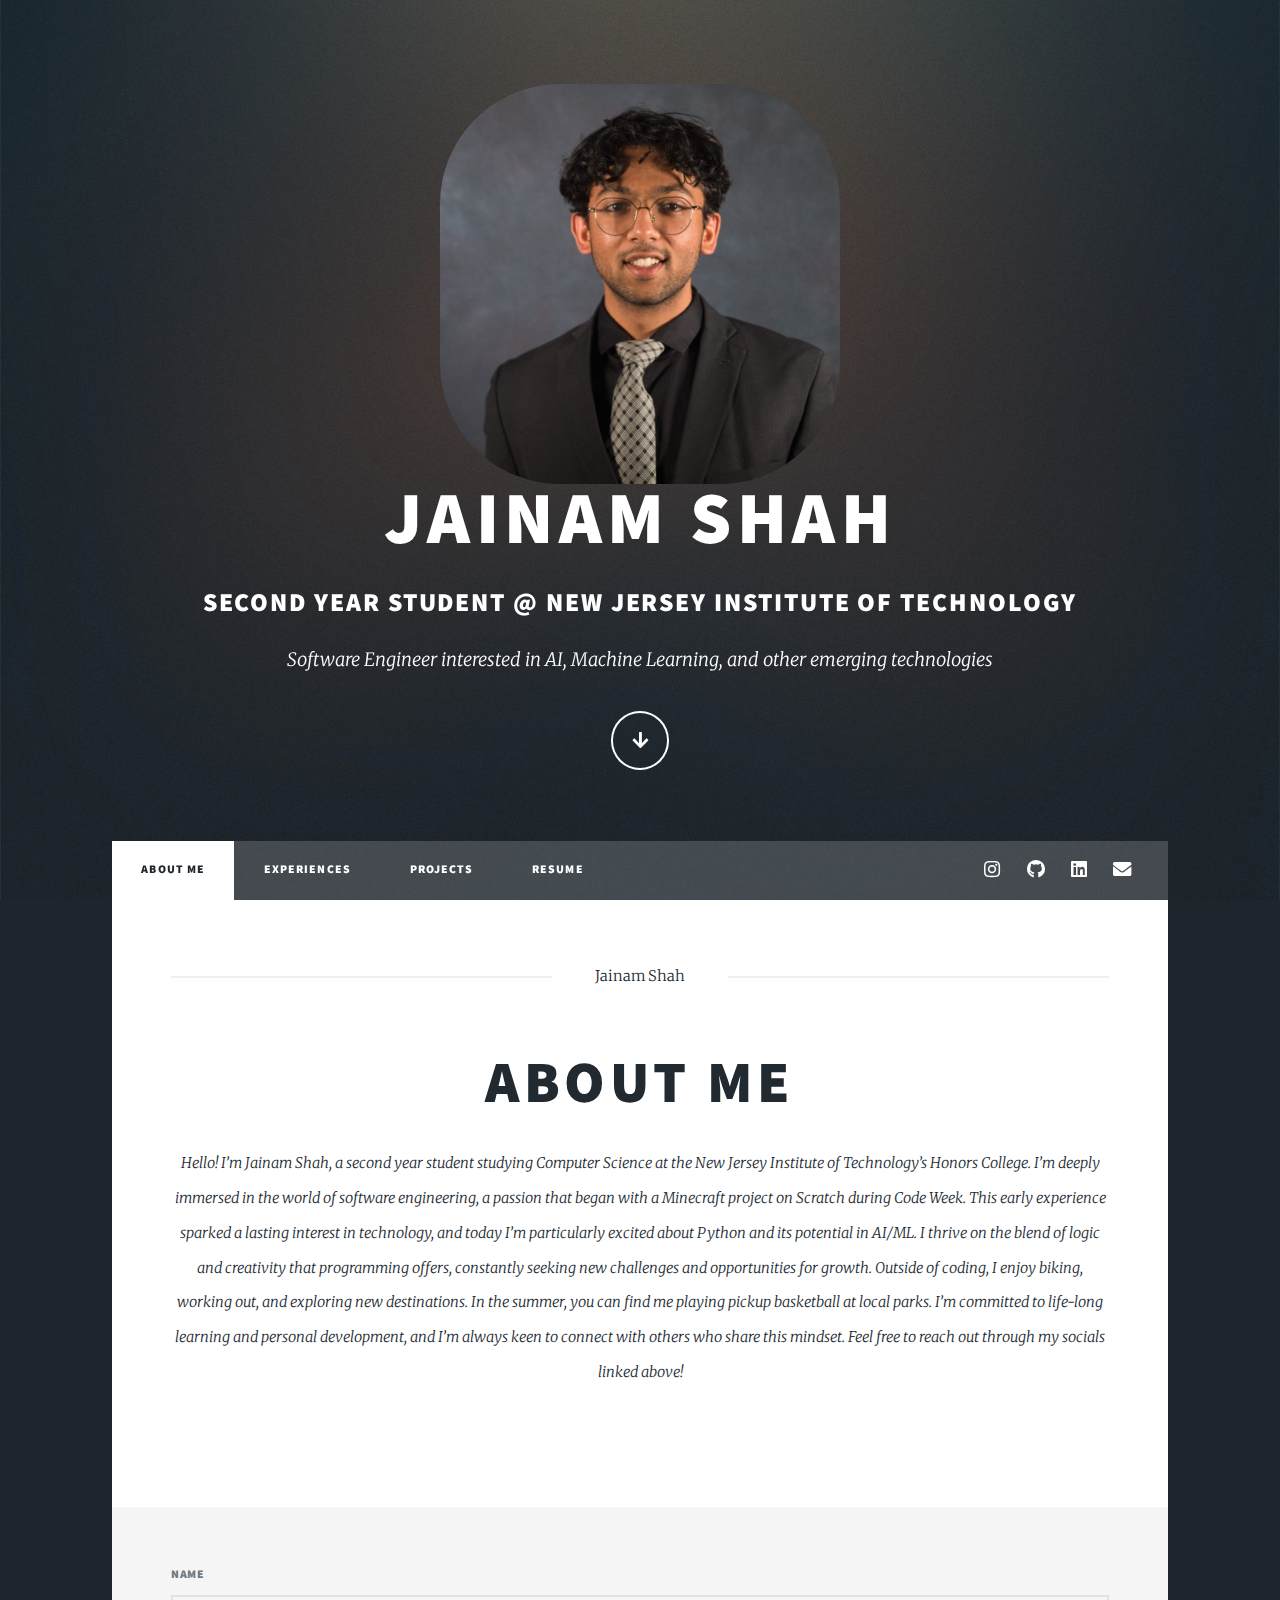
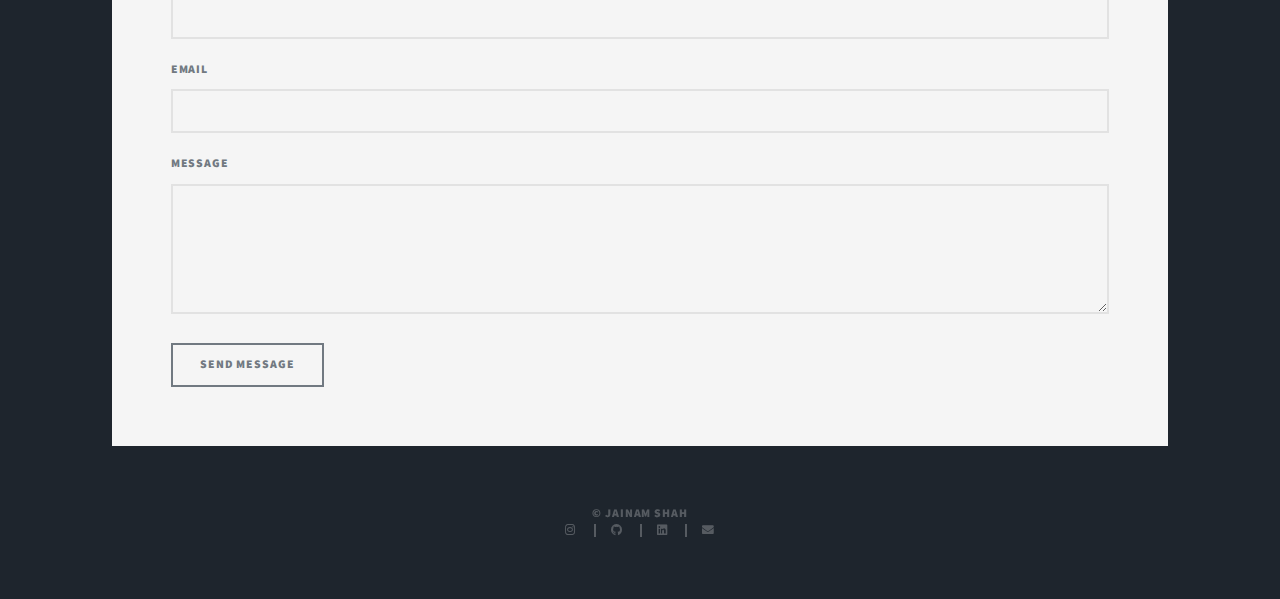
<file: index.html>
<!DOCTYPE HTML>
<!--
	Massively by HTML5 UP
	html5up.net | @ajlkn
	Free for personal and commercial use under the CCA 3.0 license (html5up.net/license)
-->
<html>
	<style>
		html {
		  scroll-behavior: smooth; /* Enables smooth scrolling */
		}
	</style>
	<head>
		<title>Jainam Shah Landing Page</title>
		<link rel="icon" type="image/jpg" href="images/j.jpg">
		<meta charset="utf-8" />
		<meta name="viewport" content="width=device-width, initial-scale=1, user-scalable=no" />
		<link rel="stylesheet" href="assets/css/main.css" />
		<noscript><link rel="stylesheet" href="assets/css/noscript.css" /></noscript>
	</head>
	<body class="is-preload">

		<!-- Wrapper -->
			<div id="wrapper" class="fade-in">

				<!-- Intro -->
					<div id="intro">
						<img id="selfpicture" src="images/1713069211766.jpeg" alt="picture">
						<h1>Jainam Shah<br /></h1>
						<h2>Second Year Student @ New Jersey Institute of Technology<br /></h2>
						<p>Software Engineer interested in AI, Machine Learning, and other emerging technologies</p>
						<ul class="actions">
							<li><a href="#header" class="button icon solid solo fa-arrow-down scrolly">Continue</a></li>
						</ul>
					</div>

				<!-- Header -->
					

				<!-- Nav -->
					<nav id="nav">
						<ul class="links">
							<li class="active"> <a href="index.html">About Me</a></li>
							<li><a href="experiences.html">Experiences</a></li>
							<li><a href="projects.html">Projects</a></li>
							<li><a href = "resume.html">Resume</a></li>
						</ul>
						<ul class="icons">
							
								<li><a href="https://www.instagram.com/j.shah28/" class="icon brands alt fa-instagram"><span class="label">Instagram</span></a></li>
								<li><a href="https://github.com/jshah0428" class="icon brands alt fa-github"><span class="label">GitHub</span></a></li>
								<li><a href="https://www.linkedin.com/in/jainamshah0428/" class="icon brands alt fa-linkedin"><span class="label">LinkedIn</span></a></li>
								<li><a href="mailto:jainamshah0428@gmail.com" class="icon solid alt fa-envelope"><span class="label">Email</span></a></li>
							
						</ul>
					</nav>

				<!-- Main -->
					<div id="main">

						<!-- Featured Post -->
							<article class="post featured">
								<header class="major">
									<span class="date">Jainam Shah</span>
									<h2><a href="#">About Me<br />
									</a></h2>
									<p>Hello! I’m Jainam Shah, a second year student studying Computer Science at the New Jersey Institute of Technology’s Honors College. I’m deeply immersed in the world of software engineering, a passion that began with a Minecraft project on Scratch during Code Week. This early experience sparked a lasting interest in technology, and today I’m particularly excited about Python and its potential in AI/ML.

										I thrive on the blend of logic and creativity that programming offers, constantly seeking new challenges and opportunities for growth. Outside of coding, I enjoy biking, working out, and exploring new destinations. In the summer, you can find me playing pickup basketball at local parks.
										
										I’m committed to life-long learning and personal development, and I’m always keen to connect with others who share this mindset. Feel free to reach out through my socials linked above!
										

										
									</p>
								</header>
								
							</article>

						<!-- Posts -->
						<!-- <div id = "expierences">
							<h1>Expierences</h1>
						</div>
							<section id = "posts" class="posts">
								
								<article>
									
									<header>
										<span class="date"> July 2024 – Present</span>
										<h2><a href="#">Tech For Good Inc.<br /></a></h2>
									</header>
									<a href="#" class="image fit"><img src="images/Tech For Good_High Quality.png" alt="tfg" /></a>
									<p id ="jobtitles">Software Engineering Intern</p>
									<p id = "explanation"> Engineered an Electronic Medical Records (EMR) system using Golang, available to 
										rural hospitals in underprivileged areas. This will be pivotal in digitizing patient records 
										(rather than being paper-based), making them increasingly accessible</p>

							
								</article>
								<article>
									<header>
										<span class="date">February 2024 – Present</span>
										<h2 id = "BDAL"><a href="#">Big Data Analytics Laboratory/Office of Naval Research<br />
										</a></h2>
										<style>
											#BDAL{
												font-size: 20px;
											}
										</style>
									</header>
									<a href="#" id ="bdal_picture" class="image fit"><img src="images/IMG_E8BCC4598E19-1.jpeg" alt="" /></a>
									<style>
										#bdal_picture{
											display: inline-block;
											margin-top: -15px;
											width: 50%;
											height: auto;
										}
									</style>
									<p id ="jobtitles">Data Science Intern</p>
									<p id = "explanation"> Enhanced the US Navy’s PASS project with Machine Learning and Data Science to predict ship maintenance delays 
										and optimize resource allocation. Improved model accuracy, reduced predictive errors, and delivered insights from 
										classified data to senior officials, resulting in significant cost savings and better prediction accuracy.</p>
									
								</article>
								<article>
									<header>
										<span class="date">January 2024 – May 2024</span>
										<h2 id = "SABOC"><a href="#">Structural Analysis of Biomedical Ontologies Center<br />
										</a></h2>
										<style>
										#SABOC{
											font-size: 20px;
										}
										</style>
										</header>
									</header>
									<a href="#" class="image fit"><img src="images/saboc.jpeg" alt="saboc" /></a>
									<p id ="jobtitles">Data Science Intern</p>
									<p id = "explanation"> Enhanced the analysis of PubMed data by applying NumPy to extract combinations from a vast number of citations, 
										identifying various Social Determinants of Health (SDoH). Utilized NumPy and Pandas to refine the dataset and expand the SDoH ontology. 
										Additionally, employed the UMLS API to gather synonyms from multiple databases, enriching the ontology with semantically similar matches 
										for more comprehensive insights.</p>
								</article>
								<article>
									<header>
										<span class="date">December 2023 - Present</span>
										<h2><a href="#">Investment Fund<br />
										</a></h2>
										
									</header>
									<a id = "njitif_pic" href="#" class="image fit"><img src="images/download.png" alt="" /></a>
									<style>
										#njitif_pic{
											display: inline-block;
											margin-top: -15px;
											width: 70%;
											height: auto;
										}
									</style>
									<p id ="jobtitles">Analyst</p>
									<p id = "explanation"> 
									Developed discounted cash flow (DCF) models for a range of Fortune 500 companies to assess their 
										financial health and investment potential. Conducted in-depth research across various industries 
										to stay current with emerging trends and market dynamics, ensuring a comprehensive evaluation of 
										investability and financial stability.</p>
									
								</article>
								
							</section> -->
							
						<!-- Projects -->
						<!-- <div id = "projects">
							<h1>Projects</h1>
						</div>
							<section id = "posts" class="posts">
								
								<article>
									
									<header>
										<span class="date"> July 2024 – Present</span>
										<h2><a href="#">Tech For Good Inc.<br /></a></h2>
									</header>
									<a href="#" class="image fit"><img src="images/Tech For Good_High Quality.png" alt="tfg" /></a>
									<p id ="jobtitles">Software Engineering Intern</p>
									<p id = "explanation"> Engineered an Electronic Medical Records (EMR) system using Golang, available to 
										rural hospitals in underprivileged areas. This will be pivotal in digitizing patient records 
										(rather than being paper-based), making them increasingly accessible</p>

							
								</article>
								<article>
									<header>
										<span class="date">February 2024 – Present</span>
										<h2 id = "BDAL"><a href="#">Big Data Analytics Laboratory/Office of Naval Research<br />
										</a></h2>
										<style>
											#BDAL{
												font-size: 20px;
											}
										</style>
									</header>
									<a href="#" id ="bdal_picture" class="image fit"><img src="images/IMG_E8BCC4598E19-1.jpeg" alt="" /></a>
									<style>
										#bdal_picture{
											display: inline-block;
											margin-top: -15px;
											width: 50%;
											height: auto;
										}
									</style>
									<p id ="jobtitles">Data Science Intern</p>
									<p id = "explanation"> Enhanced the US Navy’s PASS project with Machine Learning and Data Science to predict ship maintenance delays 
										and optimize resource allocation. Improved model accuracy, reduced predictive errors, and delivered insights from 
										classified data to senior officials, resulting in significant cost savings and better prediction accuracy.</p>
									
								</article>
								<article>
									<header>
										<span class="date">January 2024 – May 2024</span>
										<h2 id = "SABOC"><a href="#">Structural Analysis of Biomedical Ontologies Center<br />
										</a></h2>
										<style>
										#SABOC{
											font-size: 20px;
										}
										</style>
										</header>
									</header>
									<a href="#" class="image fit"><img src="images/saboc.jpeg" alt="saboc" /></a>
									<p id ="jobtitles">Data Science Intern</p>
									<p id = "explanation"> Enhanced the analysis of PubMed data by applying NumPy to extract combinations from a vast number of citations, 
										identifying various Social Determinants of Health (SDoH). Utilized NumPy and Pandas to refine the dataset and expand the SDoH ontology. 
										Additionally, employed the UMLS API to gather synonyms from multiple databases, enriching the ontology with semantically similar matches 
										for more comprehensive insights.</p>
								</article>
								<article>
									<header>
										<span class="date">December 2023 - Present</span>
										<h2><a href="#">Investment Fund<br />
										</a></h2>
										
									</header>
									<a id = "njitif_pic" href="#" class="image fit"><img src="images/download.png" alt="" /></a>
									<style>
										#njitif_pic{
											display: inline-block;
											margin-top: -15px;
											width: 70%;
											height: auto;
										}
									</style>
									<p id ="jobtitles">Analyst</p>
									<p id = "explanation"> 
									Developed discounted cash flow (DCF) models for a range of Fortune 500 companies to assess their 
										financial health and investment potential. Conducted in-depth research across various industries 
										to stay current with emerging trends and market dynamics, ensuring a comprehensive evaluation of 
										investability and financial stability.</p>
									
								</article>
								
							</section> -->

						<!-- Footer -->
							
					</div>

				<!-- Footer -->
					<footer id="footer">
						<section>
							<form action="https://api.web3forms.com/submit" method="POST">
								<div class="fields">
									<div class="field">
										<label for="name">Name</label>
										<input type="text" name="name" id="name" required />
									</div>
									<div class="field">
										<label for="email">Email</label>
										<input type="email" name="email" id="email" required />
									</div>
									<div class="field">
										<label for="message">Message</label>
										<textarea name="message" id="message" rows="3" required></textarea>
									</div>
								</div>
								<input type="hidden" name="access_key" value="6ddfe1da-90d0-420a-a9d8-35b6c56b2657">
								<ul class="actions">
									<li><input type="submit" value="Send Message" /></li>
								</ul>
							</form>
						</section>
						<!-- <section class="split contact">
							
							
							<section>
								<h3>Social</h3>
								<ul class="icons alt">
									<li><a href="#" class="icon brands alt fa-twitter"><span class="label">Twitter</span></a></li>
									<li><a href="#" class="icon brands alt fa-facebook-f"><span class="label">Facebook</span></a></li>
									<li><a href="#" class="icon brands alt fa-instagram"><span class="label">Instagram</span></a></li>
									<li><a href="#" class="icon brands alt fa-github"><span class="label">GitHub</span></a></li>
								</ul>
							</section>
						</section> -->
					</footer>

				<!-- Copyright -->
					<div id="copyright">
						<ul><li>&copy; Jainam Shah</li></ul><ul class="icons alt"></ul><ul>
							<li><a href="https://www.instagram.com/j.shah28/" class="icon brands alt fa-instagram"><span class="label">Instagram</span></a></li>
                            <li><a href="https://github.com/jshah0428" class="icon brands alt fa-github"><span class="label">GitHub</span></a></li>
                            <li><a href="https://www.linkedin.com/in/jainamshah0428/" class="icon brands alt fa-linkedin"><span class="label">LinkedIn</span></a></li>
                            <li><a href="mailto:jainamshah0428@gmail.com" class="icon solid alt fa-envelope"><span class="label">Email</span></a></li>
						</ul>
					</div>
				

						
						
						
				

			</div>

		<!-- Scripts -->
			<script src="assets/js/jquery.min.js"></script>
			<script src="assets/js/jquery.scrollex.min.js"></script>
			<script src="assets/js/jquery.scrolly.min.js"></script>
			<script src="assets/js/browser.min.js"></script>
			<script src="assets/js/breakpoints.min.js"></script>
			<script src="assets/js/util.js"></script>
			<script src="assets/js/main.js"></script>

	</body>
</html>
</file>
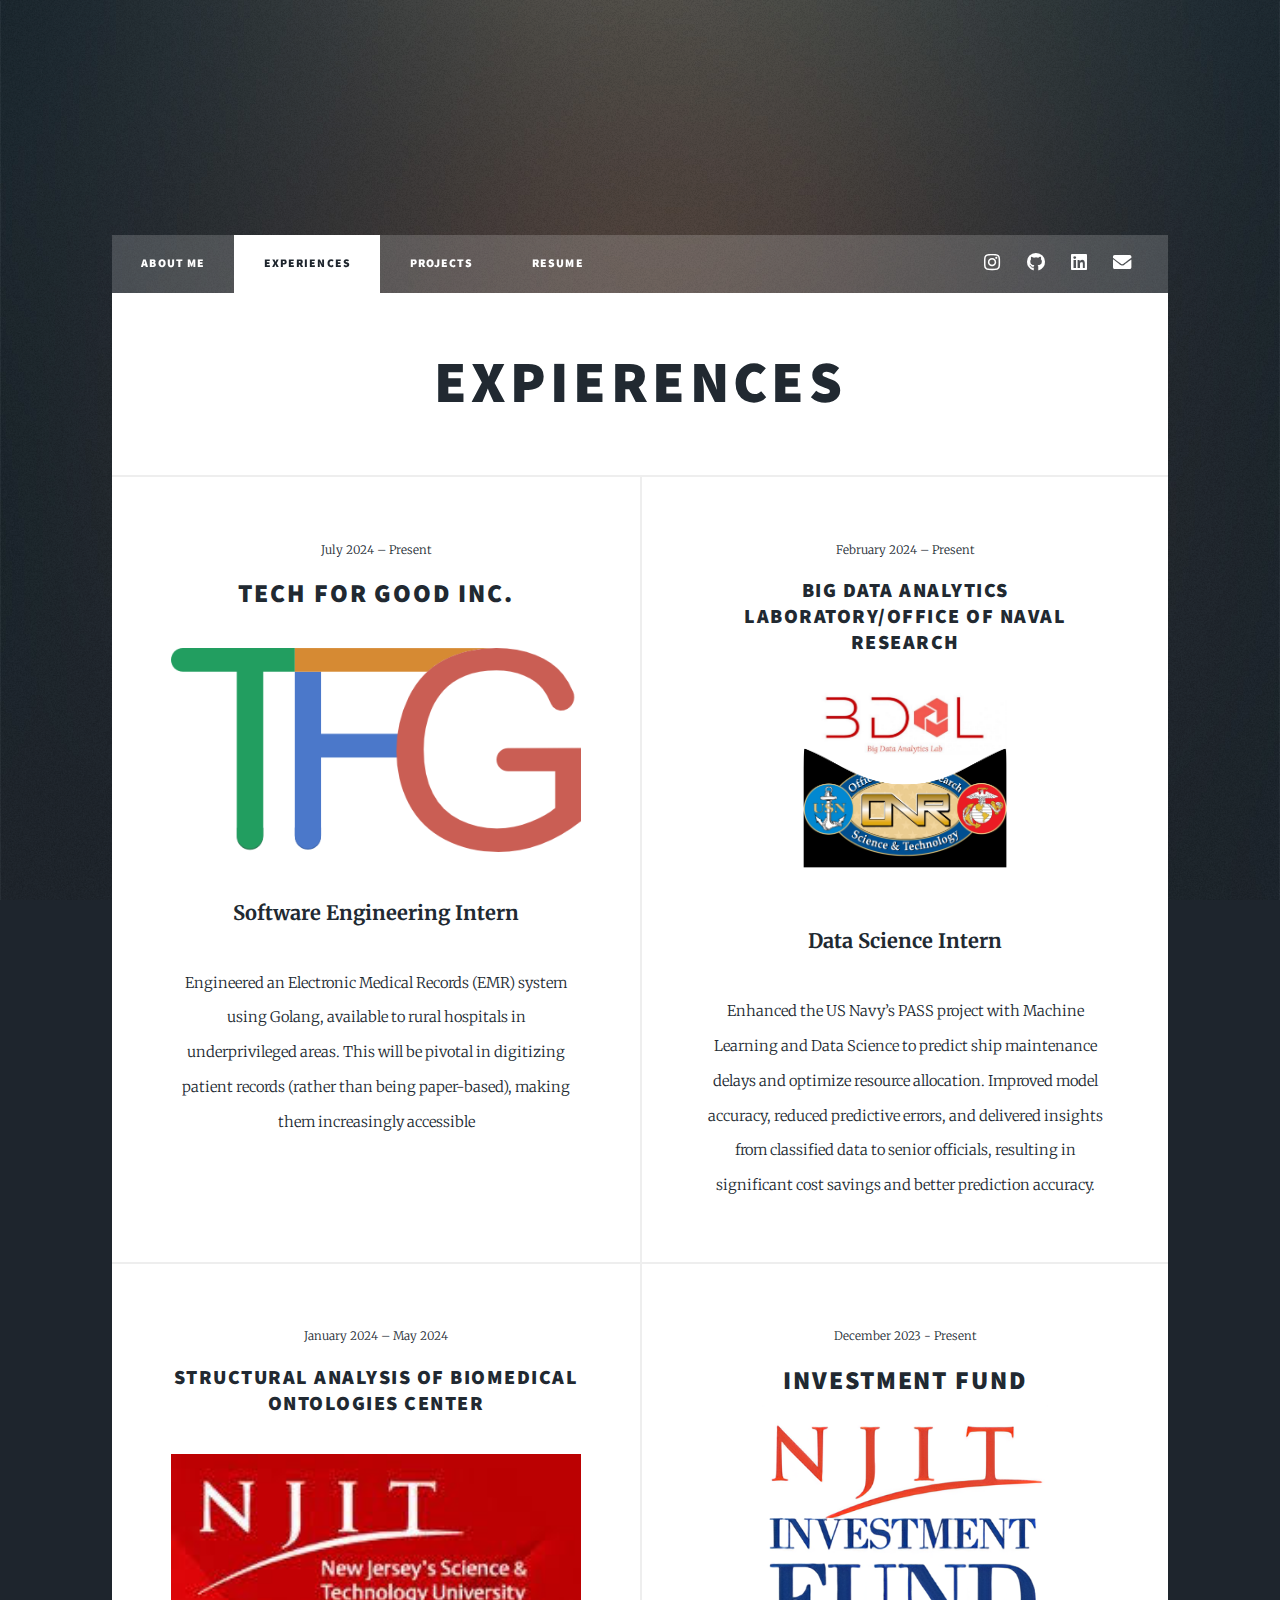
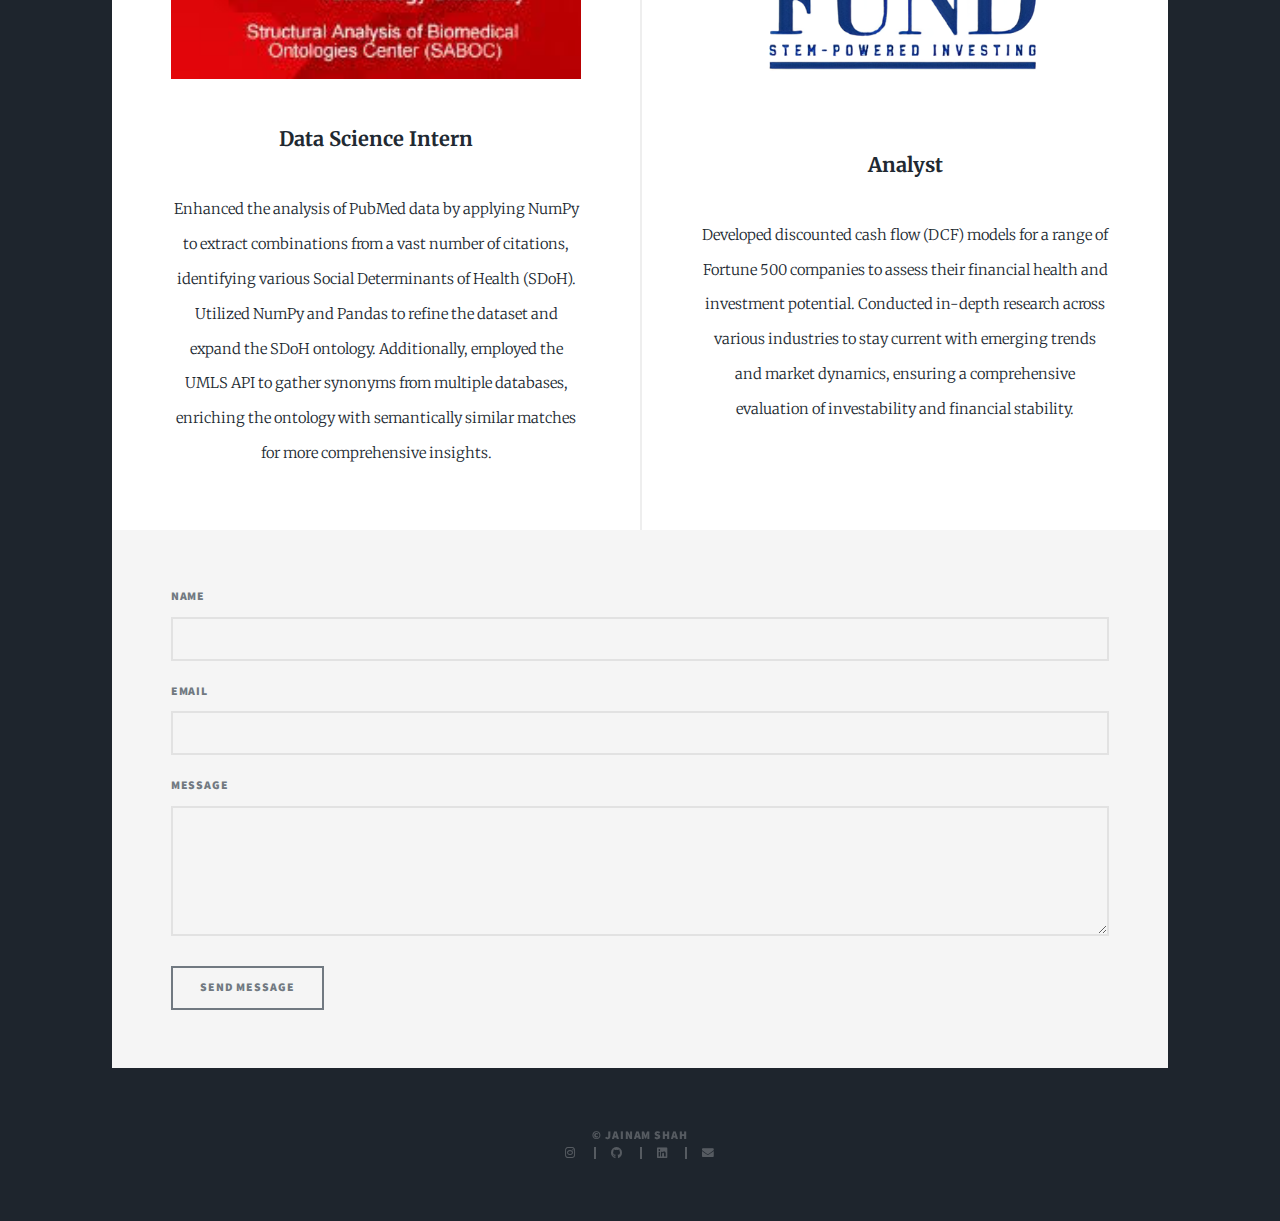
<file: experiences.html>
<!DOCTYPE HTML>
<!--
	Massively by HTML5 UP
	html5up.net | @ajlkn
	Free for personal and commercial use under the CCA 3.0 license (html5up.net/license)
-->
<html>
	<head>
		<title>Jainam Shah Landing Page</title>
		<link rel="icon" type="image/jpg" href="images/j.jpg">
		<meta charset="utf-8" />
		<meta name="viewport" content="width=device-width, initial-scale=1, user-scalable=no" />
		<link rel="stylesheet" href="assets/css/main.css" />
		<noscript><link rel="stylesheet" href="assets/css/noscript.css" /></noscript>
	</head>
	<body class="is-preload">

		<!-- Wrapper -->
			<div id="wrapper">

				<!-- Intro -->
				<!-- <div id="intro"> -->
					<!-- <img id="selfpicture" src="images/1713069211766.jpeg" alt="picture">
					<h1>Jainam Shah<br /></h1>
					<h2>Sophomore @ New Jersey Institute of Technology<br /></h2>
					<p>Software Engineer interested in AI, Machine Learning, and other emerging technologies</p> -->
					<!-- <ul class="actions">
						<li><a href="#header" class="button icon solid solo fa-arrow-down scrolly">Continue</a></li>
					</ul> -->
				<!-- </div> -->

				<header id="header">
					<!-- <a href="index.html" class="logo">Massively</a> -->
				</header>
					

				<!-- Nav -->
					<nav id="nav">
						<ul class="links">
							<li><a href="index.html">About Me</a></li>
							<li class="active"><a href="experiences.html">Experiences</a></li>
							<li><a href="projects.html">Projects</a></li>
							<li><a href = "resume.html">Resume</a></li>
						</ul>
						<ul class="icons">
							
							<li><a href="https://www.instagram.com/j.shah28/" class="icon brands alt fa-instagram"><span class="label">Instagram</span></a></li>
							<li><a href="https://github.com/jshah0428" class="icon brands alt fa-github"><span class="label">GitHub</span></a></li>
							<li><a href="https://www.linkedin.com/in/jainamshah0428/" class="icon brands alt fa-linkedin"><span class="label">LinkedIn</span></a></li>
							<li><a href="mailto:jainamshah0428@gmail.com" class="icon solid alt fa-envelope"><span class="label">Email</span></a></li>
						
					</ul>
					</nav>	

				<!-- Main -->
				<div id="main">
					<div id = "expierences">
						<h1>Expierences</h1>
					</div>
						<section id = "posts" class="posts">
							
							<article>
								
								<header>
									<span class="date"> July 2024 – Present</span>
									<h2><a href="#">Tech For Good Inc.<br /></a></h2>
								</header>
								<a href="#" class="image fit"><img src="images/Tech For Good_High Quality.png" alt="tfg" /></a>
								<p id ="jobtitles">Software Engineering Intern</p>
								<p id = "explanation"> Engineered an Electronic Medical Records (EMR) system using Golang, available to 
									rural hospitals in underprivileged areas. This will be pivotal in digitizing patient records 
									(rather than being paper-based), making them increasingly accessible</p>

						
							</article>
							<article>
								<header>
									<span class="date">February 2024 – Present</span>
									<h2 id = "BDAL"><a href="#">Big Data Analytics Laboratory/Office of Naval Research<br />
									</a></h2>
									<style>
										#BDAL{
											font-size: 20px;
										}
									</style>
								</header>
								<a href="#" id ="bdal_picture" class="image fit"><img src="images/IMG_E8BCC4598E19-1.jpeg" alt="" /></a>
								<style>
									#bdal_picture{
										display: inline-block;
										margin-top: -15px;
										width: 50%;
										height: auto;
									}
								</style>
								<p id ="jobtitles">Data Science Intern</p>
								<p id = "explanation"> Enhanced the US Navy’s PASS project with Machine Learning and Data Science to predict ship maintenance delays 
									and optimize resource allocation. Improved model accuracy, reduced predictive errors, and delivered insights from 
									classified data to senior officials, resulting in significant cost savings and better prediction accuracy.</p>
								
							</article>
							<article>
								<header>
									<span class="date">January 2024 – May 2024</span>
									<h2 id = "SABOC"><a href="#">Structural Analysis of Biomedical Ontologies Center<br />
									</a></h2>
									<style>
									#SABOC{
										font-size: 20px;
									}
									</style>
									</header>
								</header>
								<a href="#" class="image fit"><img src="images/saboc.jpeg" alt="saboc" /></a>
								<p id ="jobtitles">Data Science Intern</p>
								<p id = "explanation"> Enhanced the analysis of PubMed data by applying NumPy to extract combinations from a vast number of citations, 
									identifying various Social Determinants of Health (SDoH). Utilized NumPy and Pandas to refine the dataset and expand the SDoH ontology. 
									Additionally, employed the UMLS API to gather synonyms from multiple databases, enriching the ontology with semantically similar matches 
									for more comprehensive insights.</p>
							</article>
							<article>
								<header>
									<span class="date">December 2023 - Present</span>
									<h2><a href="#">Investment Fund<br />
									</a></h2>
									
								</header>
								<a id = "njitif_pic" href="#" class="image fit"><img src="images/download.png" alt="" /></a>
								<style>
									#njitif_pic{
										display: inline-block;
										margin-top: -15px;
										width: 70%;
										height: auto;
									}
								</style>
								<p id ="jobtitles">Analyst</p>
								<p id = "explanation"> 
								Developed discounted cash flow (DCF) models for a range of Fortune 500 companies to assess their 
									financial health and investment potential. Conducted in-depth research across various industries 
									to stay current with emerging trends and market dynamics, ensuring a comprehensive evaluation of 
									investability and financial stability.</p>
								
							</article>
							
						</section>
					</div>

				<!-- Footer -->
				<footer id="footer">
					<section>
						<form action="https://api.web3forms.com/submit" method="POST">
							<div class="fields">
								<div class="field">
									<label for="name">Name</label>
									<input type="text" name="name" id="name" required />
								</div>
								<div class="field">
									<label for="email">Email</label>
									<input type="email" name="email" id="email" required />
								</div>
								<div class="field">
									<label for="message">Message</label>
									<textarea name="message" id="message" rows="3" required></textarea>
								</div>
							</div>
							<input type="hidden" name="access_key" value="6ddfe1da-90d0-420a-a9d8-35b6c56b2657">
							<ul class="actions">
								<li><input type="submit" value="Send Message" /></li>
							</ul>
						</form>
					</section>
					<!-- <section class="split contact">
						
						
						<section>
							<h3>Social</h3>
							<ul class="icons alt">
								<li><a href="#" class="icon brands alt fa-twitter"><span class="label">Twitter</span></a></li>
								<li><a href="#" class="icon brands alt fa-facebook-f"><span class="label">Facebook</span></a></li>
								<li><a href="#" class="icon brands alt fa-instagram"><span class="label">Instagram</span></a></li>
								<li><a href="#" class="icon brands alt fa-github"><span class="label">GitHub</span></a></li>
							</ul>
						</section>
					</section> -->
				</footer>

			<!-- Copyright -->
				<div id="copyright">
					<ul><li>&copy; Jainam Shah</li></ul><ul class="icons alt"></ul><ul>
						<li><a href="https://www.instagram.com/j.shah28/" class="icon brands alt fa-instagram"><span class="label">Instagram</span></a></li>
						<li><a href="https://github.com/jshah0428" class="icon brands alt fa-github"><span class="label">GitHub</span></a></li>
						<li><a href="https://www.linkedin.com/in/jainamshah0428/" class="icon brands alt fa-linkedin"><span class="label">LinkedIn</span></a></li>
						<li><a href="mailto:jainamshah0428@gmail.com" class="icon solid alt fa-envelope"><span class="label">Email</span></a></li>
					</ul>
				</div>

			</div>

		<!-- Scripts -->
			<script src="assets/js/jquery.min.js"></script>
			<script src="assets/js/jquery.scrollex.min.js"></script>
			<script src="assets/js/jquery.scrolly.min.js"></script>
			<script src="assets/js/browser.min.js"></script>
			<script src="assets/js/breakpoints.min.js"></script>
			<script src="assets/js/util.js"></script>
			<script src="assets/js/main.js"></script>

	</body>
</html>
</file>
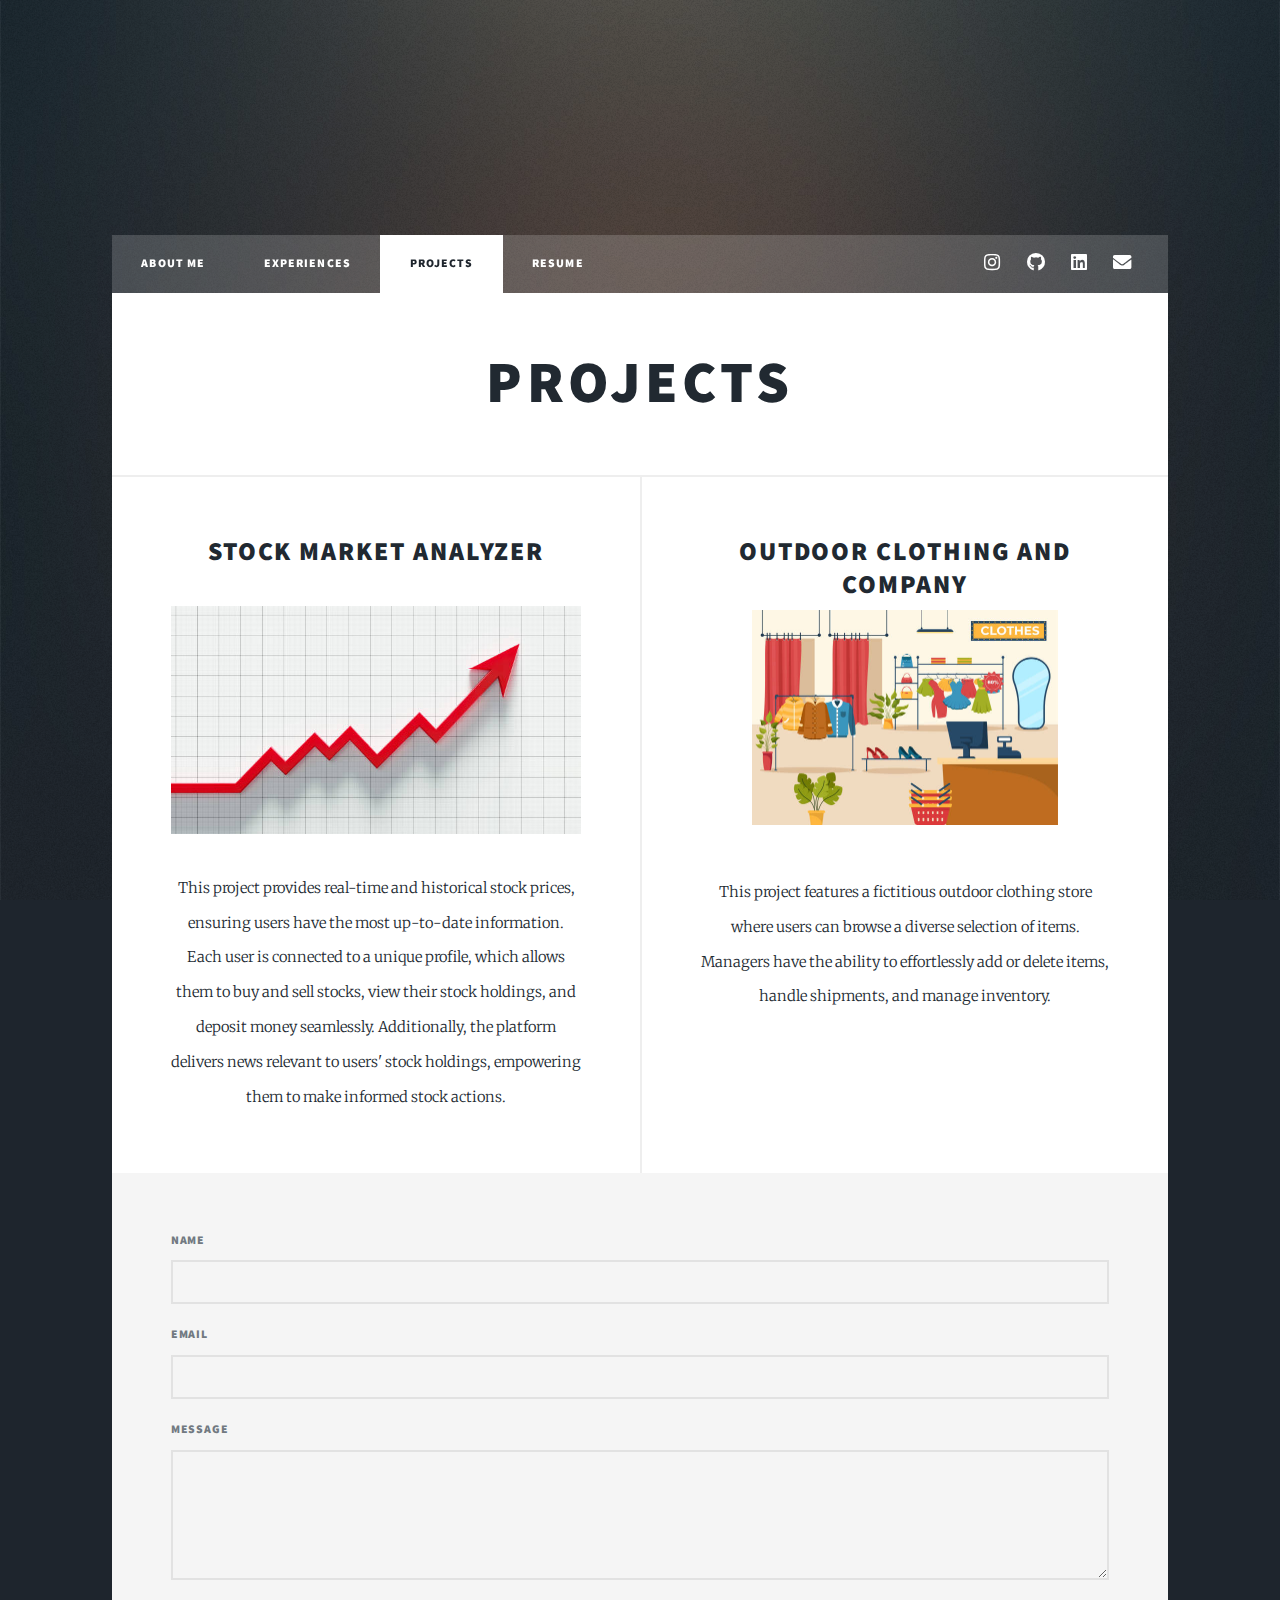
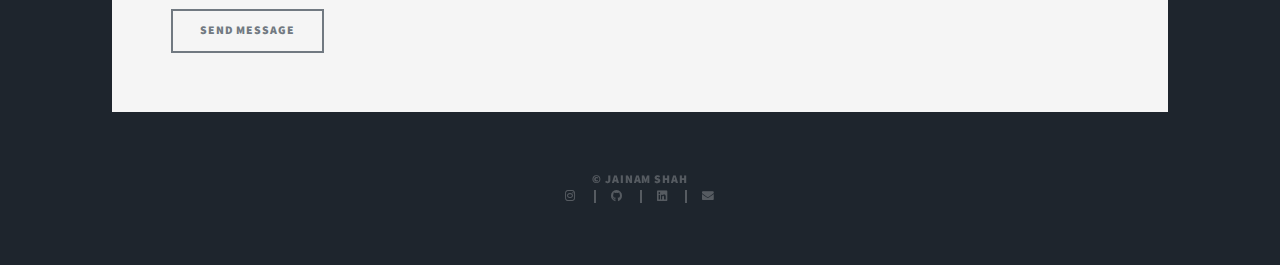
<file: projects.html>
<!DOCTYPE HTML>
<!--
	Massively by HTML5 UP
	html5up.net | @ajlkn
	Free for personal and commercial use under the CCA 3.0 license (html5up.net/license)
-->
<html>
	<head>
		<title>Jainam Shah Landing Page</title>
		<link rel="icon" type="image/jpg" href="images/j.jpg">
		<meta charset="utf-8" />
		<meta name="viewport" content="width=device-width, initial-scale=1, user-scalable=no" />
		<link rel="stylesheet" href="assets/css/main.css" />
		<noscript><link rel="stylesheet" href="assets/css/noscript.css" /></noscript>
	</head>
	<body class="is-preload">

		<!-- Wrapper -->
			<div id="wrapper">

				<!-- Header -->
					<header id="header">
						<!-- <a href="index.html" class="logo">Massively</a> -->
					</header>

				<!-- Nav -->
				<nav id="nav">
					<ul class="links">
						<li><a href="index.html">About Me</a></li>
						<li><a href="experiences.html">Experiences</a></li>
						<li class="active"><a href="projects.html">Projects</a></li>
						<li class=""><a href = "resume.html">Resume</a></li>

					</ul>
					<ul class="icons">
							
						<li><a href="https://www.instagram.com/j.shah28/" class="icon brands alt fa-instagram"><span class="label">Instagram</span></a></li>
						<li><a href="https://github.com/jshah0428" class="icon brands alt fa-github"><span class="label">GitHub</span></a></li>
						<li><a href="https://www.linkedin.com/in/jainamshah0428/" class="icon brands alt fa-linkedin"><span class="label">LinkedIn</span></a></li>
						<li><a href="mailto:jainamshah0428@gmail.com" class="icon solid alt fa-envelope"><span class="label">Email</span></a></li>
					
				</ul>
				</nav>

				<!-- Main -->
					<div id="main">

						<div id = "projects">
							<h1>Projects</h1>
						</div>
							<section id = "posts" class="posts">
								
								<article>
									
									<header>
										
										<h2><a href="https://github.com/jshah0428/stock-market-analyzer">Stock Market Analyzer<br /></a></h2>
									</header>
									<a href="#" class="image fit"><img src="images/graph.jpg" alt="smark" /></a>
									
									<p id = "explanation"> 
									
										This project provides real-time and historical stock prices, 
										ensuring users have the most up-to-date information. Each user is connected to a unique profile, 
										which allows them to buy and sell stocks, view their stock holdings, and deposit money seamlessly.
										Additionally, the platform delivers news relevant to users' stock holdings, empowering them to make 
										informed stock actions.</p>

							
								</article>
								<article>
									<header>
										
										<h2 id = "OCC"><a href="https://github.com/jshah0428/Outdoor-Clothing-Website">Outdoor Clothing and Company<br />
										</a></h2>
										
									</header>
									<a href="#" id ="bdal_picture" class="image fit"><img src="images/clothing website.jpg" alt="" /></a>
									<style>
										#bdal_picture{
											display: inline-block;
											margin-top: -15px;
											width: 75%;
											height: auto;
										}
									</style>
									
									<p id = "explanation"> This project features a fictitious outdoor clothing 
										store where users can browse a diverse selection of items. Managers have the 
										ability to effortlessly add or delete items, handle shipments, and manage inventory.</p>
									
								</article>
									

							

					</div>

				<!-- Footer -->
				<footer id="footer">
					<section>
						<form action="https://api.web3forms.com/submit" method="POST">
							<div class="fields">
								<div class="field">
									<label for="name">Name</label>
									<input type="text" name="name" id="name" required />
								</div>
								<div class="field">
									<label for="email">Email</label>
									<input type="email" name="email" id="email" required />
								</div>
								<div class="field">
									<label for="message">Message</label>
									<textarea name="message" id="message" rows="3" required></textarea>
								</div>
							</div>
							<input type="hidden" name="access_key" value="6ddfe1da-90d0-420a-a9d8-35b6c56b2657">
							<ul class="actions">
								<li><input type="submit" value="Send Message" /></li>
							</ul>
						</form>
					</section>
					<!-- <section class="split contact">
						
						
						<section>
							<h3>Social</h3>
							<ul class="icons alt">
								<li><a href="#" class="icon brands alt fa-twitter"><span class="label">Twitter</span></a></li>
								<li><a href="#" class="icon brands alt fa-facebook-f"><span class="label">Facebook</span></a></li>
								<li><a href="#" class="icon brands alt fa-instagram"><span class="label">Instagram</span></a></li>
								<li><a href="#" class="icon brands alt fa-github"><span class="label">GitHub</span></a></li>
							</ul>
						</section>
					</section> -->
				</footer>

			<!-- Copyright -->
				<div id="copyright">
					<ul><li>&copy; Jainam Shah</li></ul><ul class="icons alt"></ul><ul>
						<li><a href="https://www.instagram.com/j.shah28/" class="icon brands alt fa-instagram"><span class="label">Instagram</span></a></li>
						<li><a href="https://github.com/jshah0428" class="icon brands alt fa-github"><span class="label">GitHub</span></a></li>
						<li><a href="https://www.linkedin.com/in/jainamshah0428/" class="icon brands alt fa-linkedin"><span class="label">LinkedIn</span></a></li>
						<li><a href="mailto:jainamshah0428@gmail.com" class="icon solid alt fa-envelope"><span class="label">Email</span></a></li>
					</ul>
				</div>

			</div>

		<!-- Scripts -->
			<script src="assets/js/jquery.min.js"></script>
			<script src="assets/js/jquery.scrollex.min.js"></script>
			<script src="assets/js/jquery.scrolly.min.js"></script>
			<script src="assets/js/browser.min.js"></script>
			<script src="assets/js/breakpoints.min.js"></script>
			<script src="assets/js/util.js"></script>
			<script src="assets/js/main.js"></script>

	</body>
</html>
</file>
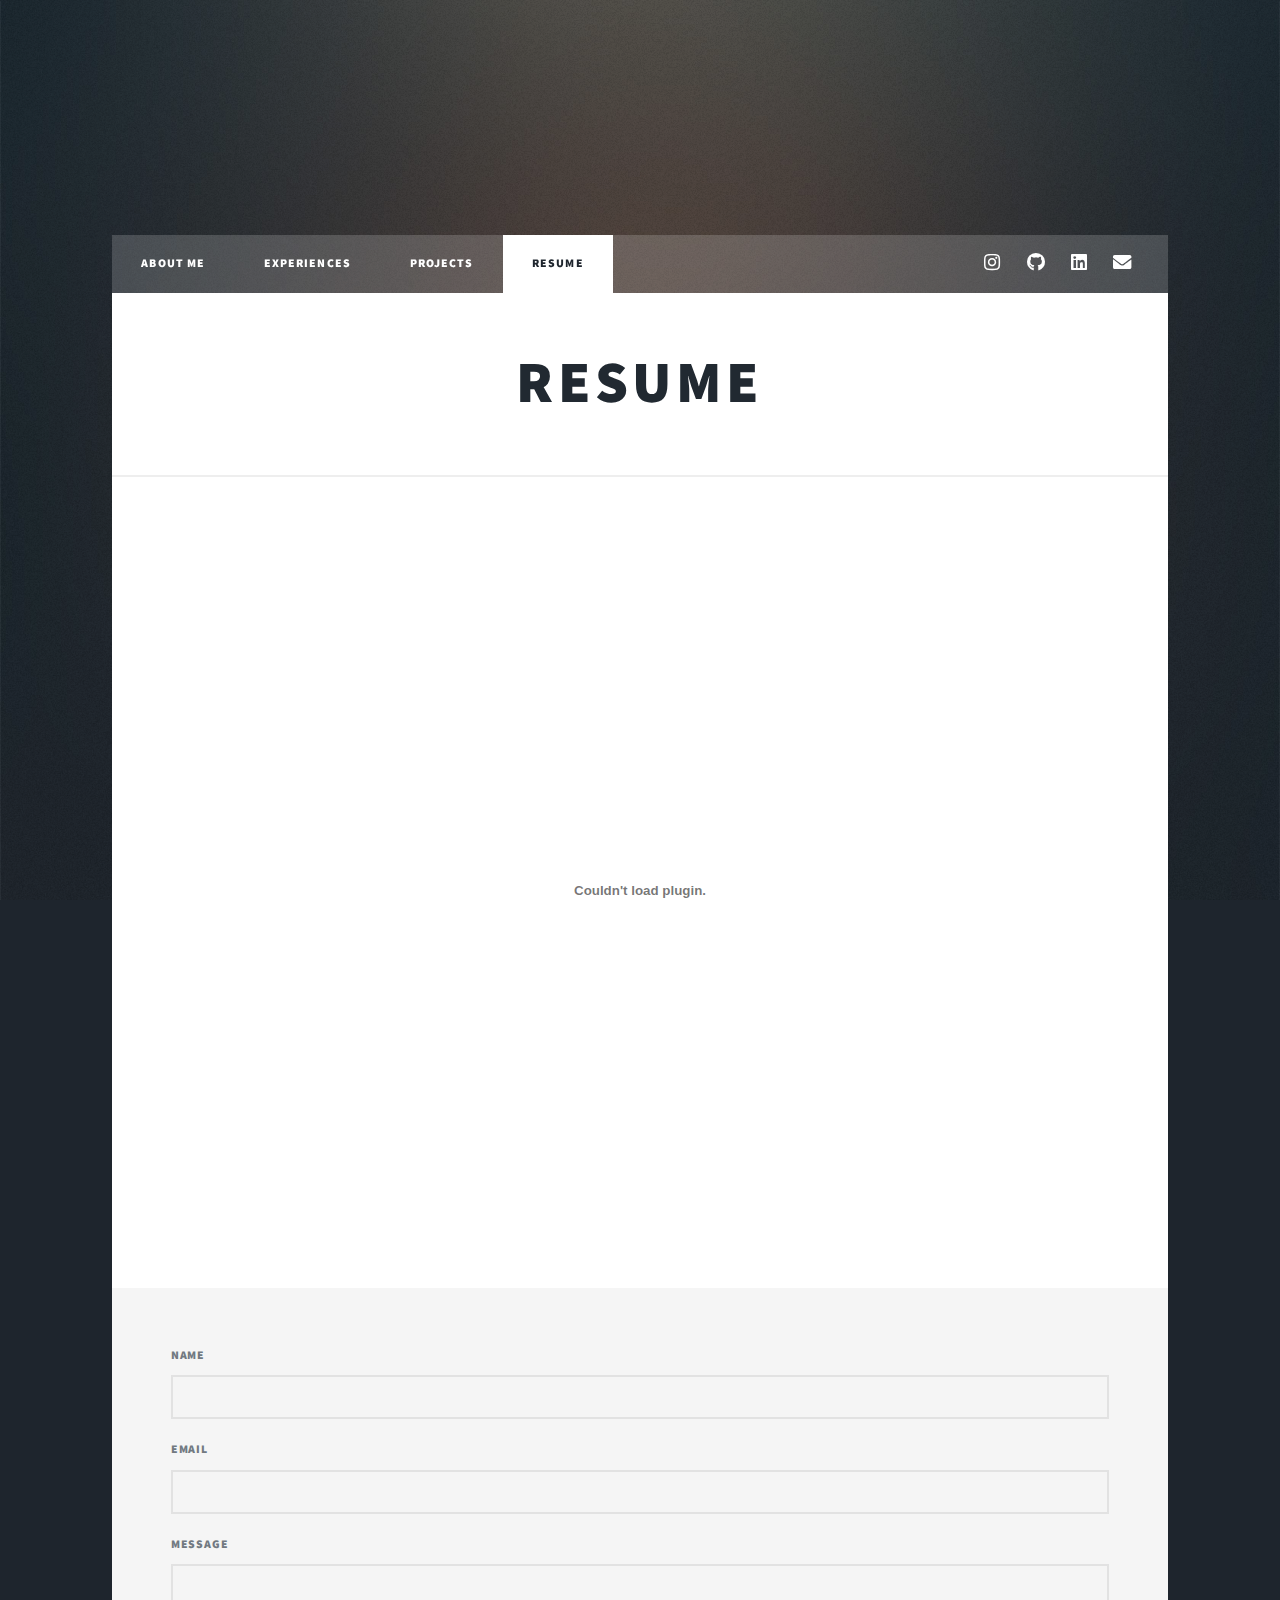
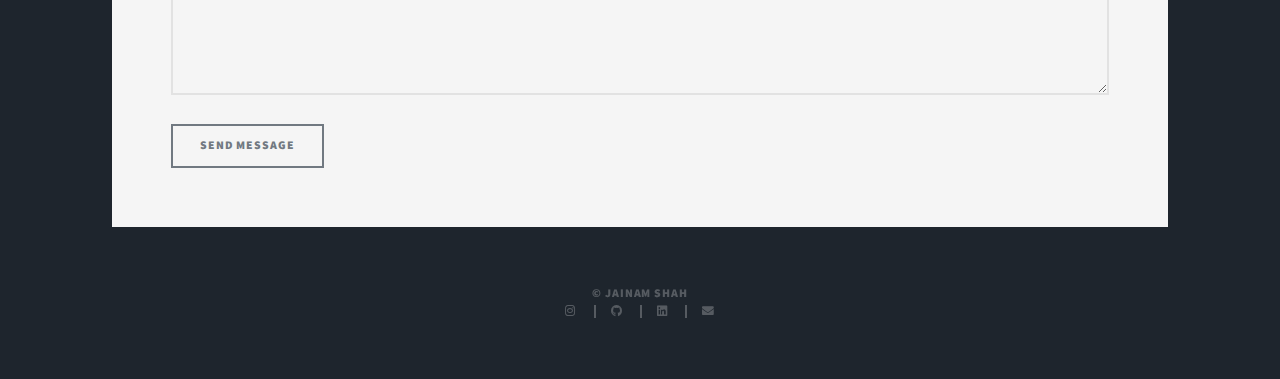
<file: resume.html>
<!DOCTYPE HTML>
<!--
	Massively by HTML5 UP
	html5up.net | @ajlkn
	Free for personal and commercial use under the CCA 3.0 license (html5up.net/license)
-->
<html>
	<head>
		<title>Jainam Shah Landing Page</title>
		<link rel="icon" type="image/jpg" href="images/j.jpg">
		<meta charset="utf-8" />
		<meta name="viewport" content="width=device-width, initial-scale=1, user-scalable=no" />
		<link rel="stylesheet" href="assets/css/main.css" />
		<noscript><link rel="stylesheet" href="assets/css/noscript.css" /></noscript>
	</head>
	<body class="is-preload">

		<!-- Wrapper -->
			<div id="wrapper">

				<!-- Intro -->
				<!-- <div id="intro"> -->
					<!-- <img id="selfpicture" src="images/1713069211766.jpeg" alt="picture">
					<h1>Jainam Shah<br /></h1>
					<h2>Sophomore @ New Jersey Institute of Technology<br /></h2>
					<p>Software Engineer interested in AI, Machine Learning, and other emerging technologies</p> -->
					<!-- <ul class="actions">
						<li><a href="#header" class="button icon solid solo fa-arrow-down scrolly">Continue</a></li>
					</ul> -->
				<!-- </div> -->

				<header id="header">
					<!-- <a href="index.html" class="logo">Massively</a> -->
				</header>
					

				<!-- Nav -->
					<nav id="nav">
						<ul class="links">
							<li><a href="index.html">About Me</a></li>
							<li><a href="experiences.html">Experiences</a></li>
							<li><a href="projects.html">Projects</a></li>
                            <li class="active"><a href = "resume.html">Resume</a></li>
						</ul>
						<ul class="icons">
							
                            <li><a href="https://www.instagram.com/j.shah28/" class="icon brands alt fa-instagram"><span class="label">Instagram</span></a></li>
                            <li><a href="https://github.com/jshah0428" class="icon brands alt fa-github"><span class="label">GitHub</span></a></li>
                            <li><a href="https://www.linkedin.com/in/jainamshah0428/" class="icon brands alt fa-linkedin"><span class="label">LinkedIn</span></a></li>
                            <li><a href="mailto:jainamshah0428@gmail.com" class="icon solid alt fa-envelope"><span class="label">Email</span></a></li>
                        
                    </ul>
					</nav>


				<!-- Main -->
				<div id="main">
					<div id = "expierences">
						<h1>Resume</h1>
					</div>
                    <embed src="assets/resume/resume 9_29(26).pdf" type="application/pdf" width="100%" height="800px" />
						
				</div>

				<!-- Footer -->
                <footer id="footer">
                    <section>
                        <form action="https://api.web3forms.com/submit" method="POST">
                            <div class="fields">
                                <div class="field">
                                    <label for="name">Name</label>
                                    <input type="text" name="name" id="name" required />
                                </div>
                                <div class="field">
                                    <label for="email">Email</label>
                                    <input type="email" name="email" id="email" required />
                                </div>
                                <div class="field">
                                    <label for="message">Message</label>
                                    <textarea name="message" id="message" rows="3" required></textarea>
                                </div>
                            </div>
                            <input type="hidden" name="access_key" value="6ddfe1da-90d0-420a-a9d8-35b6c56b2657">
                            <ul class="actions">
                                <li><input type="submit" value="Send Message" /></li>
                            </ul>
                        </form>
                    </section>
                    <!-- <section class="split contact">
                        
                        
                        <section>
                            <h3>Social</h3>
                            <ul class="icons alt">
                                <li><a href="#" class="icon brands alt fa-twitter"><span class="label">Twitter</span></a></li>
                                <li><a href="#" class="icon brands alt fa-facebook-f"><span class="label">Facebook</span></a></li>
                                <li><a href="#" class="icon brands alt fa-instagram"><span class="label">Instagram</span></a></li>
                                <li><a href="#" class="icon brands alt fa-github"><span class="label">GitHub</span></a></li>
                            </ul>
                        </section>
                    </section> -->
                </footer>

            <!-- Copyright -->
                <div id="copyright">
                    <ul><li>&copy; Jainam Shah</li></ul><ul class="icons alt"></ul><ul>
                        <li><a href="https://www.instagram.com/j.shah28/" class="icon brands alt fa-instagram"><span class="label">Instagram</span></a></li>
                        <li><a href="https://github.com/jshah0428" class="icon brands alt fa-github"><span class="label">GitHub</span></a></li>
                        <li><a href="https://www.linkedin.com/in/jainamshah0428/" class="icon brands alt fa-linkedin"><span class="label">LinkedIn</span></a></li>
                        <li><a href="mailto:jainamshah0428@gmail.com" class="icon solid alt fa-envelope"><span class="label">Email</span></a></li>
                    </ul>
                </div>
			</div>

		<!-- Scripts -->
			<script src="assets/js/jquery.min.js"></script>
			<script src="assets/js/jquery.scrollex.min.js"></script>
			<script src="assets/js/jquery.scrolly.min.js"></script>
			<script src="assets/js/browser.min.js"></script>
			<script src="assets/js/breakpoints.min.js"></script>
			<script src="assets/js/util.js"></script>
			<script src="assets/js/main.js"></script>

	</body>
</html>
</file>
<file: assets/css/main.css>
@import url(fontawesome-all.min.css);
@import url("https://fonts.googleapis.com/css?family=Merriweather:300,700,300italic,700italic|Source+Sans+Pro:900");

/*
	Massively by HTML5 UP
	html5up.net | @ajlkn
	Free for personal and commercial use under the CCA 3.0 license (html5up.net/license)
*/

html, body, div, span, applet, object,
iframe, h1, h2, h3, h4, h5, h6, p, blockquote,
pre, a, abbr, acronym, address, big, cite,
code, del, dfn, em, img, ins, kbd, q, s, samp,
small, strike, strong, sub, sup, tt, var, b,
u, i, center, dl, dt, dd, ol, ul, li, fieldset,
form, label, legend, table, caption, tbody,
tfoot, thead, tr, th, td, article, aside,
canvas, details, embed, figure, figcaption,
footer, header, hgroup, menu, nav, output, ruby,
section, summary, time, mark, audio, video {
	margin: 0;
	padding: 0;
	border: 0;
	font-size: 100%;
	font: inherit;
	vertical-align: baseline;}

article, aside, details, figcaption, figure,
footer, header, hgroup, menu, nav, section {
	display: block;}

body {
	line-height: 1;
}

ol, ul {
	list-style: none;
}

blockquote, q {
	quotes: none;
}

	blockquote:before, blockquote:after, q:before, q:after {
		content: '';
		content: none;
	}

table {
	border-collapse: collapse;
	border-spacing: 0;
}

body {
	-webkit-text-size-adjust: none;
}

mark {
	background-color: transparent;
	color: inherit;
}

input::-moz-focus-inner {
	border: 0;
	padding: 0;
}

input, select, textarea {
	-moz-appearance: none;
	-webkit-appearance: none;
	-ms-appearance: none;
	appearance: none;
}

/* Basic */

	@-ms-viewport {
		width: device-width;
	}

	body {
		-ms-overflow-style: scrollbar;
	}

	@media screen and (max-width: 480px) {

		html, body {
			min-width: 320px;
		}

	}

	html {
		box-sizing: border-box;
	}

	*, *:before, *:after {
		box-sizing: inherit;
	}

	body {
		background-color: #1e252d;
	}

		body.is-preload *, body.is-preload *:before, body.is-preload *:after {
			-moz-animation: none !important;
			-webkit-animation: none !important;
			-ms-animation: none !important;
			animation: none !important;
			-moz-transition: none !important;
			-webkit-transition: none !important;
			-ms-transition: none !important;
			transition: none !important;
		}

/* Type */

	html {
		font-size: 16pt;
	}

		@media screen and (max-width: 1680px) {

			html {
				font-size: 12pt;
			}

		}

		@media screen and (max-width: 1280px) {

			html {
				font-size: 11pt;
			}

		}

		@media screen and (max-width: 360px) {

			html {
				font-size: 10pt;
			}

		}

	body {
		color: #212931;
	}

	body, input, select, textarea {
		font-family: "Merriweather", Georgia, serif;
		font-weight: 300;
		font-size: 1rem;
		line-height: 2.375;
	}

	a {
		-moz-transition: color 0.2s ease-in-out, background-color 0.2s ease-in-out, border-color 0.2s ease-in-out, box-shadow 0.2s ease-in-out;
		-webkit-transition: color 0.2s ease-in-out, background-color 0.2s ease-in-out, border-color 0.2s ease-in-out, box-shadow 0.2s ease-in-out;
		-ms-transition: color 0.2s ease-in-out, background-color 0.2s ease-in-out, border-color 0.2s ease-in-out, box-shadow 0.2s ease-in-out;
		transition: color 0.2s ease-in-out, background-color 0.2s ease-in-out, border-color 0.2s ease-in-out, box-shadow 0.2s ease-in-out;
		border-bottom: dotted 1px;
		text-decoration: none;
	}

		a:hover {
			border-bottom-color: transparent;
		}

	strong, b {
		font-weight: 600;
	}

	em, i {
		font-style: italic;
	}

	p {
		text-align: justify;
		margin: 0 0 2rem 0;
	}

	h1, h2, h3, h4, h5, h6 {
		font-family: "Source Sans Pro", Helvetica, sans-serif;
		font-weight: 900;
		line-height: 1.5;
		letter-spacing: 0.075em;
		text-transform: uppercase;
		margin: 0 0 1rem 0;
	}

		h1 a, h2 a, h3 a, h4 a, h5 a, h6 a {
			border-bottom: 0;
			color: inherit;
			text-decoration: none;
		}

	h1 {
		font-size: 4rem;
		line-height: 1.1;
		margin: 0 0 2rem 0;
	}

	h2 {
		font-size: 1.75rem;
		line-height: 1.3;
		margin: 0 0 1.5rem 0;
	}

	h3 {
		font-size: 1.25rem;
		margin: 0 0 1.5rem 0;
	}

	h4 {
		font-size: 1rem;
	}

	h5 {
		font-size: 0.9rem;
	}

	h6 {
		font-size: 0.8rem;
	}

	sub {
		font-size: 0.8rem;
		position: relative;
		top: 0.5rem;
	}

	sup {
		font-size: 0.8rem;
		position: relative;
		top: -0.5rem;
	}

	blockquote {
		border-left: solid 4px;
		font-style: italic;
		margin: 0 0 2rem 0;
		padding: 0.5rem 0 0.5rem 2rem;
	}

	code {
		border: solid 2px;
		font-family: "Courier New", monospace;
		font-size: 0.9rem;
		margin: 0 0.25rem;
		padding: 0.25rem 0.65rem;
	}

	pre {
		-webkit-overflow-scrolling: touch;
		font-family: "Courier New", monospace;
		font-size: 0.9rem;
		margin: 0 0 2rem 0;
	}

		pre code {
			display: block;
			line-height: 1.75;
			padding: 1rem 1.5rem;
			overflow-x: auto;
		}

	hr {
		border: 0;
		border-bottom: solid 2px;
		margin: 3rem 0;
	}

		hr.major {
			margin: 5rem 0;
		}

	.align-left {
		text-align: left;
	}

	.align-center {
		text-align: center;
	}

	.align-right {
		text-align: right;
	}

	input, select, textarea {
		color: #212931;
	}

	a {
		color: #212931;
		border-bottom-color: rgba(33, 41, 49, 0.5);
	}

		a:hover {
			border-bottom-color: transparent;
			color: #18bfef !important;
		}

	strong, b {
		color: #212931;
	}

	h1, h2, h3, h4, h5, h6 {
		color: #212931;
	}

	blockquote {
		border-left-color: #eeeeee;
	}

	code {
		background: rgba(220, 220, 220, 0.25);
		border-color: #eeeeee;
	}

	hr {
		border-bottom-color: #eeeeee;
	}

/* Row */

	.row {
		display: flex;
		flex-wrap: wrap;
		box-sizing: border-box;
		align-items: stretch;
	}

		.row > * {
			box-sizing: border-box;
		}

		.row.gtr-uniform > * > :last-child {
			margin-bottom: 0;
		}

		.row.aln-left {
			justify-content: flex-start;
		}

		.row.aln-center {
			justify-content: center;
		}

		.row.aln-right {
			justify-content: flex-end;
		}

		.row.aln-top {
			align-items: flex-start;
		}

		.row.aln-middle {
			align-items: center;
		}

		.row.aln-bottom {
			align-items: flex-end;
		}

		.row > .imp {
			order: -1;
		}

		.row > .col-1 {
			width: 8.33333%;
		}

		.row > .off-1 {
			margin-left: 8.33333%;
		}

		.row > .col-2 {
			width: 16.66667%;
		}

		.row > .off-2 {
			margin-left: 16.66667%;
		}

		.row > .col-3 {
			width: 25%;
		}

		.row > .off-3 {
			margin-left: 25%;
		}

		.row > .col-4 {
			width: 33.33333%;
		}

		.row > .off-4 {
			margin-left: 33.33333%;
		}

		.row > .col-5 {
			width: 41.66667%;
		}

		.row > .off-5 {
			margin-left: 41.66667%;
		}

		.row > .col-6 {
			width: 50%;
		}

		.row > .off-6 {
			margin-left: 50%;
		}

		.row > .col-7 {
			width: 58.33333%;
		}

		.row > .off-7 {
			margin-left: 58.33333%;
		}

		.row > .col-8 {
			width: 66.66667%;
		}

		.row > .off-8 {
			margin-left: 66.66667%;
		}

		.row > .col-9 {
			width: 75%;
		}

		.row > .off-9 {
			margin-left: 75%;
		}

		.row > .col-10 {
			width: 83.33333%;
		}

		.row > .off-10 {
			margin-left: 83.33333%;
		}

		.row > .col-11 {
			width: 91.66667%;
		}

		.row > .off-11 {
			margin-left: 91.66667%;
		}

		.row > .col-12 {
			width: 100%;
		}

		.row > .off-12 {
			margin-left: 100%;
		}

		.row.gtr-0 {
			margin-top: 0;
			margin-left: 0rem;
		}

			.row.gtr-0 > * {
				padding: 0 0 0 0rem;
			}

			.row.gtr-0.gtr-uniform {
				margin-top: 0rem;
			}

				.row.gtr-0.gtr-uniform > * {
					padding-top: 0rem;
				}

		.row.gtr-25 {
			margin-top: 0;
			margin-left: -0.375rem;
		}

			.row.gtr-25 > * {
				padding: 0 0 0 0.375rem;
			}

			.row.gtr-25.gtr-uniform {
				margin-top: -0.375rem;
			}

				.row.gtr-25.gtr-uniform > * {
					padding-top: 0.375rem;
				}

		.row.gtr-50 {
			margin-top: 0;
			margin-left: -0.75rem;
		}

			.row.gtr-50 > * {
				padding: 0 0 0 0.75rem;
			}

			.row.gtr-50.gtr-uniform {
				margin-top: -0.75rem;
			}

				.row.gtr-50.gtr-uniform > * {
					padding-top: 0.75rem;
				}

		.row {
			margin-top: 0;
			margin-left: -1.5rem;
		}

			.row > * {
				padding: 0 0 0 1.5rem;
			}

			.row.gtr-uniform {
				margin-top: -1.5rem;
			}

				.row.gtr-uniform > * {
					padding-top: 1.5rem;
				}

		.row.gtr-150 {
			margin-top: 0;
			margin-left: -2.25rem;
		}

			.row.gtr-150 > * {
				padding: 0 0 0 2.25rem;
			}

			.row.gtr-150.gtr-uniform {
				margin-top: -2.25rem;
			}

				.row.gtr-150.gtr-uniform > * {
					padding-top: 2.25rem;
				}

		.row.gtr-200 {
			margin-top: 0;
			margin-left: -3rem;
		}

			.row.gtr-200 > * {
				padding: 0 0 0 3rem;
			}

			.row.gtr-200.gtr-uniform {
				margin-top: -3rem;
			}

				.row.gtr-200.gtr-uniform > * {
					padding-top: 3rem;
				}

		@media screen and (max-width: 1680px) {

			.row {
				display: flex;
				flex-wrap: wrap;
				box-sizing: border-box;
				align-items: stretch;
			}

				.row > * {
					box-sizing: border-box;
				}

				.row.gtr-uniform > * > :last-child {
					margin-bottom: 0;
				}

				.row.aln-left {
					justify-content: flex-start;
				}

				.row.aln-center {
					justify-content: center;
				}

				.row.aln-right {
					justify-content: flex-end;
				}

				.row.aln-top {
					align-items: flex-start;
				}

				.row.aln-middle {
					align-items: center;
				}

				.row.aln-bottom {
					align-items: flex-end;
				}

				.row > .imp-xlarge {
					order: -1;
				}

				.row > .col-1-xlarge {
					width: 8.33333%;
				}

				.row > .off-1-xlarge {
					margin-left: 8.33333%;
				}

				.row > .col-2-xlarge {
					width: 16.66667%;
				}

				.row > .off-2-xlarge {
					margin-left: 16.66667%;
				}

				.row > .col-3-xlarge {
					width: 25%;
				}

				.row > .off-3-xlarge {
					margin-left: 25%;
				}

				.row > .col-4-xlarge {
					width: 33.33333%;
				}

				.row > .off-4-xlarge {
					margin-left: 33.33333%;
				}

				.row > .col-5-xlarge {
					width: 41.66667%;
				}

				.row > .off-5-xlarge {
					margin-left: 41.66667%;
				}

				.row > .col-6-xlarge {
					width: 50%;
				}

				.row > .off-6-xlarge {
					margin-left: 50%;
				}

				.row > .col-7-xlarge {
					width: 58.33333%;
				}

				.row > .off-7-xlarge {
					margin-left: 58.33333%;
				}

				.row > .col-8-xlarge {
					width: 66.66667%;
				}

				.row > .off-8-xlarge {
					margin-left: 66.66667%;
				}

				.row > .col-9-xlarge {
					width: 75%;
				}

				.row > .off-9-xlarge {
					margin-left: 75%;
				}

				.row > .col-10-xlarge {
					width: 83.33333%;
				}

				.row > .off-10-xlarge {
					margin-left: 83.33333%;
				}

				.row > .col-11-xlarge {
					width: 91.66667%;
				}

				.row > .off-11-xlarge {
					margin-left: 91.66667%;
				}

				.row > .col-12-xlarge {
					width: 100%;
				}

				.row > .off-12-xlarge {
					margin-left: 100%;
				}

				.row.gtr-0 {
					margin-top: 0;
					margin-left: 0rem;
				}

					.row.gtr-0 > * {
						padding: 0 0 0 0rem;
					}

					.row.gtr-0.gtr-uniform {
						margin-top: 0rem;
					}

						.row.gtr-0.gtr-uniform > * {
							padding-top: 0rem;
						}

				.row.gtr-25 {
					margin-top: 0;
					margin-left: -0.375rem;
				}

					.row.gtr-25 > * {
						padding: 0 0 0 0.375rem;
					}

					.row.gtr-25.gtr-uniform {
						margin-top: -0.375rem;
					}

						.row.gtr-25.gtr-uniform > * {
							padding-top: 0.375rem;
						}

				.row.gtr-50 {
					margin-top: 0;
					margin-left: -0.75rem;
				}

					.row.gtr-50 > * {
						padding: 0 0 0 0.75rem;
					}

					.row.gtr-50.gtr-uniform {
						margin-top: -0.75rem;
					}

						.row.gtr-50.gtr-uniform > * {
							padding-top: 0.75rem;
						}

				.row {
					margin-top: 0;
					margin-left: -1.5rem;
				}

					.row > * {
						padding: 0 0 0 1.5rem;
					}

					.row.gtr-uniform {
						margin-top: -1.5rem;
					}

						.row.gtr-uniform > * {
							padding-top: 1.5rem;
						}

				.row.gtr-150 {
					margin-top: 0;
					margin-left: -2.25rem;
				}

					.row.gtr-150 > * {
						padding: 0 0 0 2.25rem;
					}

					.row.gtr-150.gtr-uniform {
						margin-top: -2.25rem;
					}

						.row.gtr-150.gtr-uniform > * {
							padding-top: 2.25rem;
						}

				.row.gtr-200 {
					margin-top: 0;
					margin-left: -3rem;
				}

					.row.gtr-200 > * {
						padding: 0 0 0 3rem;
					}

					.row.gtr-200.gtr-uniform {
						margin-top: -3rem;
					}

						.row.gtr-200.gtr-uniform > * {
							padding-top: 3rem;
						}

		}

		@media screen and (max-width: 1280px) {

			.row {
				display: flex;
				flex-wrap: wrap;
				box-sizing: border-box;
				align-items: stretch;
			}

				.row > * {
					box-sizing: border-box;
				}

				.row.gtr-uniform > * > :last-child {
					margin-bottom: 0;
				}

				.row.aln-left {
					justify-content: flex-start;
				}

				.row.aln-center {
					justify-content: center;
				}

				.row.aln-right {
					justify-content: flex-end;
				}

				.row.aln-top {
					align-items: flex-start;
				}

				.row.aln-middle {
					align-items: center;
				}

				.row.aln-bottom {
					align-items: flex-end;
				}

				.row > .imp-large {
					order: -1;
				}

				.row > .col-1-large {
					width: 8.33333%;
				}

				.row > .off-1-large {
					margin-left: 8.33333%;
				}

				.row > .col-2-large {
					width: 16.66667%;
				}

				.row > .off-2-large {
					margin-left: 16.66667%;
				}

				.row > .col-3-large {
					width: 25%;
				}

				.row > .off-3-large {
					margin-left: 25%;
				}

				.row > .col-4-large {
					width: 33.33333%;
				}

				.row > .off-4-large {
					margin-left: 33.33333%;
				}

				.row > .col-5-large {
					width: 41.66667%;
				}

				.row > .off-5-large {
					margin-left: 41.66667%;
				}

				.row > .col-6-large {
					width: 50%;
				}

				.row > .off-6-large {
					margin-left: 50%;
				}

				.row > .col-7-large {
					width: 58.33333%;
				}

				.row > .off-7-large {
					margin-left: 58.33333%;
				}

				.row > .col-8-large {
					width: 66.66667%;
				}

				.row > .off-8-large {
					margin-left: 66.66667%;
				}

				.row > .col-9-large {
					width: 75%;
				}

				.row > .off-9-large {
					margin-left: 75%;
				}

				.row > .col-10-large {
					width: 83.33333%;
				}

				.row > .off-10-large {
					margin-left: 83.33333%;
				}

				.row > .col-11-large {
					width: 91.66667%;
				}

				.row > .off-11-large {
					margin-left: 91.66667%;
				}

				.row > .col-12-large {
					width: 100%;
				}

				.row > .off-12-large {
					margin-left: 100%;
				}

				.row.gtr-0 {
					margin-top: 0;
					margin-left: 0rem;
				}

					.row.gtr-0 > * {
						padding: 0 0 0 0rem;
					}

					.row.gtr-0.gtr-uniform {
						margin-top: 0rem;
					}

						.row.gtr-0.gtr-uniform > * {
							padding-top: 0rem;
						}

				.row.gtr-25 {
					margin-top: 0;
					margin-left: -0.375rem;
				}

					.row.gtr-25 > * {
						padding: 0 0 0 0.375rem;
					}

					.row.gtr-25.gtr-uniform {
						margin-top: -0.375rem;
					}

						.row.gtr-25.gtr-uniform > * {
							padding-top: 0.375rem;
						}

				.row.gtr-50 {
					margin-top: 0;
					margin-left: -0.75rem;
				}

					.row.gtr-50 > * {
						padding: 0 0 0 0.75rem;
					}

					.row.gtr-50.gtr-uniform {
						margin-top: -0.75rem;
					}

						.row.gtr-50.gtr-uniform > * {
							padding-top: 0.75rem;
						}

				.row {
					margin-top: 0;
					margin-left: -1.5rem;
				}

					.row > * {
						padding: 0 0 0 1.5rem;
					}

					.row.gtr-uniform {
						margin-top: -1.5rem;
					}

						.row.gtr-uniform > * {
							padding-top: 1.5rem;
						}

				.row.gtr-150 {
					margin-top: 0;
					margin-left: -2.25rem;
				}

					.row.gtr-150 > * {
						padding: 0 0 0 2.25rem;
					}

					.row.gtr-150.gtr-uniform {
						margin-top: -2.25rem;
					}

						.row.gtr-150.gtr-uniform > * {
							padding-top: 2.25rem;
						}

				.row.gtr-200 {
					margin-top: 0;
					margin-left: -3rem;
				}

					.row.gtr-200 > * {
						padding: 0 0 0 3rem;
					}

					.row.gtr-200.gtr-uniform {
						margin-top: -3rem;
					}

						.row.gtr-200.gtr-uniform > * {
							padding-top: 3rem;
						}

		}

		@media screen and (max-width: 980px) {

			.row {
				display: flex;
				flex-wrap: wrap;
				box-sizing: border-box;
				align-items: stretch;
			}

				.row > * {
					box-sizing: border-box;
				}

				.row.gtr-uniform > * > :last-child {
					margin-bottom: 0;
				}

				.row.aln-left {
					justify-content: flex-start;
				}

				.row.aln-center {
					justify-content: center;
				}

				.row.aln-right {
					justify-content: flex-end;
				}

				.row.aln-top {
					align-items: flex-start;
				}

				.row.aln-middle {
					align-items: center;
				}

				.row.aln-bottom {
					align-items: flex-end;
				}

				.row > .imp-medium {
					order: -1;
				}

				.row > .col-1-medium {
					width: 8.33333%;
				}

				.row > .off-1-medium {
					margin-left: 8.33333%;
				}

				.row > .col-2-medium {
					width: 16.66667%;
				}

				.row > .off-2-medium {
					margin-left: 16.66667%;
				}

				.row > .col-3-medium {
					width: 25%;
				}

				.row > .off-3-medium {
					margin-left: 25%;
				}

				.row > .col-4-medium {
					width: 33.33333%;
				}

				.row > .off-4-medium {
					margin-left: 33.33333%;
				}

				.row > .col-5-medium {
					width: 41.66667%;
				}

				.row > .off-5-medium {
					margin-left: 41.66667%;
				}

				.row > .col-6-medium {
					width: 50%;
				}

				.row > .off-6-medium {
					margin-left: 50%;
				}

				.row > .col-7-medium {
					width: 58.33333%;
				}

				.row > .off-7-medium {
					margin-left: 58.33333%;
				}

				.row > .col-8-medium {
					width: 66.66667%;
				}

				.row > .off-8-medium {
					margin-left: 66.66667%;
				}

				.row > .col-9-medium {
					width: 75%;
				}

				.row > .off-9-medium {
					margin-left: 75%;
				}

				.row > .col-10-medium {
					width: 83.33333%;
				}

				.row > .off-10-medium {
					margin-left: 83.33333%;
				}

				.row > .col-11-medium {
					width: 91.66667%;
				}

				.row > .off-11-medium {
					margin-left: 91.66667%;
				}

				.row > .col-12-medium {
					width: 100%;
				}

				.row > .off-12-medium {
					margin-left: 100%;
				}

				.row.gtr-0 {
					margin-top: 0;
					margin-left: 0rem;
				}

					.row.gtr-0 > * {
						padding: 0 0 0 0rem;
					}

					.row.gtr-0.gtr-uniform {
						margin-top: 0rem;
					}

						.row.gtr-0.gtr-uniform > * {
							padding-top: 0rem;
						}

				.row.gtr-25 {
					margin-top: 0;
					margin-left: -0.375rem;
				}

					.row.gtr-25 > * {
						padding: 0 0 0 0.375rem;
					}

					.row.gtr-25.gtr-uniform {
						margin-top: -0.375rem;
					}

						.row.gtr-25.gtr-uniform > * {
							padding-top: 0.375rem;
						}

				.row.gtr-50 {
					margin-top: 0;
					margin-left: -0.75rem;
				}

					.row.gtr-50 > * {
						padding: 0 0 0 0.75rem;
					}

					.row.gtr-50.gtr-uniform {
						margin-top: -0.75rem;
					}

						.row.gtr-50.gtr-uniform > * {
							padding-top: 0.75rem;
						}

				.row {
					margin-top: 0;
					margin-left: -1.5rem;
				}

					.row > * {
						padding: 0 0 0 1.5rem;
					}

					.row.gtr-uniform {
						margin-top: -1.5rem;
					}

						.row.gtr-uniform > * {
							padding-top: 1.5rem;
						}

				.row.gtr-150 {
					margin-top: 0;
					margin-left: -2.25rem;
				}

					.row.gtr-150 > * {
						padding: 0 0 0 2.25rem;
					}

					.row.gtr-150.gtr-uniform {
						margin-top: -2.25rem;
					}

						.row.gtr-150.gtr-uniform > * {
							padding-top: 2.25rem;
						}

				.row.gtr-200 {
					margin-top: 0;
					margin-left: -3rem;
				}

					.row.gtr-200 > * {
						padding: 0 0 0 3rem;
					}

					.row.gtr-200.gtr-uniform {
						margin-top: -3rem;
					}

						.row.gtr-200.gtr-uniform > * {
							padding-top: 3rem;
						}

		}

		@media screen and (max-width: 736px) {

			.row {
				display: flex;
				flex-wrap: wrap;
				box-sizing: border-box;
				align-items: stretch;
			}

				.row > * {
					box-sizing: border-box;
				}

				.row.gtr-uniform > * > :last-child {
					margin-bottom: 0;
				}

				.row.aln-left {
					justify-content: flex-start;
				}

				.row.aln-center {
					justify-content: center;
				}

				.row.aln-right {
					justify-content: flex-end;
				}

				.row.aln-top {
					align-items: flex-start;
				}

				.row.aln-middle {
					align-items: center;
				}

				.row.aln-bottom {
					align-items: flex-end;
				}

				.row > .imp-small {
					order: -1;
				}

				.row > .col-1-small {
					width: 8.33333%;
				}

				.row > .off-1-small {
					margin-left: 8.33333%;
				}

				.row > .col-2-small {
					width: 16.66667%;
				}

				.row > .off-2-small {
					margin-left: 16.66667%;
				}

				.row > .col-3-small {
					width: 25%;
				}

				.row > .off-3-small {
					margin-left: 25%;
				}

				.row > .col-4-small {
					width: 33.33333%;
				}

				.row > .off-4-small {
					margin-left: 33.33333%;
				}

				.row > .col-5-small {
					width: 41.66667%;
				}

				.row > .off-5-small {
					margin-left: 41.66667%;
				}

				.row > .col-6-small {
					width: 50%;
				}

				.row > .off-6-small {
					margin-left: 50%;
				}

				.row > .col-7-small {
					width: 58.33333%;
				}

				.row > .off-7-small {
					margin-left: 58.33333%;
				}

				.row > .col-8-small {
					width: 66.66667%;
				}

				.row > .off-8-small {
					margin-left: 66.66667%;
				}

				.row > .col-9-small {
					width: 75%;
				}

				.row > .off-9-small {
					margin-left: 75%;
				}

				.row > .col-10-small {
					width: 83.33333%;
				}

				.row > .off-10-small {
					margin-left: 83.33333%;
				}

				.row > .col-11-small {
					width: 91.66667%;
				}

				.row > .off-11-small {
					margin-left: 91.66667%;
				}

				.row > .col-12-small {
					width: 100%;
				}

				.row > .off-12-small {
					margin-left: 100%;
				}

				.row.gtr-0 {
					margin-top: 0;
					margin-left: 0rem;
				}

					.row.gtr-0 > * {
						padding: 0 0 0 0rem;
					}

					.row.gtr-0.gtr-uniform {
						margin-top: 0rem;
					}

						.row.gtr-0.gtr-uniform > * {
							padding-top: 0rem;
						}

				.row.gtr-25 {
					margin-top: 0;
					margin-left: -0.375rem;
				}

					.row.gtr-25 > * {
						padding: 0 0 0 0.375rem;
					}

					.row.gtr-25.gtr-uniform {
						margin-top: -0.375rem;
					}

						.row.gtr-25.gtr-uniform > * {
							padding-top: 0.375rem;
						}

				.row.gtr-50 {
					margin-top: 0;
					margin-left: -0.75rem;
				}

					.row.gtr-50 > * {
						padding: 0 0 0 0.75rem;
					}

					.row.gtr-50.gtr-uniform {
						margin-top: -0.75rem;
					}

						.row.gtr-50.gtr-uniform > * {
							padding-top: 0.75rem;
						}

				.row {
					margin-top: 0;
					margin-left: -1.5rem;
				}

					.row > * {
						padding: 0 0 0 1.5rem;
					}

					.row.gtr-uniform {
						margin-top: -1.5rem;
					}

						.row.gtr-uniform > * {
							padding-top: 1.5rem;
						}

				.row.gtr-150 {
					margin-top: 0;
					margin-left: -2.25rem;
				}

					.row.gtr-150 > * {
						padding: 0 0 0 2.25rem;
					}

					.row.gtr-150.gtr-uniform {
						margin-top: -2.25rem;
					}

						.row.gtr-150.gtr-uniform > * {
							padding-top: 2.25rem;
						}

				.row.gtr-200 {
					margin-top: 0;
					margin-left: -3rem;
				}

					.row.gtr-200 > * {
						padding: 0 0 0 3rem;
					}

					.row.gtr-200.gtr-uniform {
						margin-top: -3rem;
					}

						.row.gtr-200.gtr-uniform > * {
							padding-top: 3rem;
						}

		}

		@media screen and (max-width: 480px) {

			.row {
				display: flex;
				flex-wrap: wrap;
				box-sizing: border-box;
				align-items: stretch;
			}

				.row > * {
					box-sizing: border-box;
				}

				.row.gtr-uniform > * > :last-child {
					margin-bottom: 0;
				}

				.row.aln-left {
					justify-content: flex-start;
				}

				.row.aln-center {
					justify-content: center;
				}

				.row.aln-right {
					justify-content: flex-end;
				}

				.row.aln-top {
					align-items: flex-start;
				}

				.row.aln-middle {
					align-items: center;
				}

				.row.aln-bottom {
					align-items: flex-end;
				}

				.row > .imp-xsmall {
					order: -1;
				}

				.row > .col-1-xsmall {
					width: 8.33333%;
				}

				.row > .off-1-xsmall {
					margin-left: 8.33333%;
				}

				.row > .col-2-xsmall {
					width: 16.66667%;
				}

				.row > .off-2-xsmall {
					margin-left: 16.66667%;
				}

				.row > .col-3-xsmall {
					width: 25%;
				}

				.row > .off-3-xsmall {
					margin-left: 25%;
				}

				.row > .col-4-xsmall {
					width: 33.33333%;
				}

				.row > .off-4-xsmall {
					margin-left: 33.33333%;
				}

				.row > .col-5-xsmall {
					width: 41.66667%;
				}

				.row > .off-5-xsmall {
					margin-left: 41.66667%;
				}

				.row > .col-6-xsmall {
					width: 50%;
				}

				.row > .off-6-xsmall {
					margin-left: 50%;
				}

				.row > .col-7-xsmall {
					width: 58.33333%;
				}

				.row > .off-7-xsmall {
					margin-left: 58.33333%;
				}

				.row > .col-8-xsmall {
					width: 66.66667%;
				}

				.row > .off-8-xsmall {
					margin-left: 66.66667%;
				}

				.row > .col-9-xsmall {
					width: 75%;
				}

				.row > .off-9-xsmall {
					margin-left: 75%;
				}

				.row > .col-10-xsmall {
					width: 83.33333%;
				}

				.row > .off-10-xsmall {
					margin-left: 83.33333%;
				}

				.row > .col-11-xsmall {
					width: 91.66667%;
				}

				.row > .off-11-xsmall {
					margin-left: 91.66667%;
				}

				.row > .col-12-xsmall {
					width: 100%;
				}

				.row > .off-12-xsmall {
					margin-left: 100%;
				}

				.row.gtr-0 {
					margin-top: 0;
					margin-left: 0rem;
				}

					.row.gtr-0 > * {
						padding: 0 0 0 0rem;
					}

					.row.gtr-0.gtr-uniform {
						margin-top: 0rem;
					}

						.row.gtr-0.gtr-uniform > * {
							padding-top: 0rem;
						}

				.row.gtr-25 {
					margin-top: 0;
					margin-left: -0.375rem;
				}

					.row.gtr-25 > * {
						padding: 0 0 0 0.375rem;
					}

					.row.gtr-25.gtr-uniform {
						margin-top: -0.375rem;
					}

						.row.gtr-25.gtr-uniform > * {
							padding-top: 0.375rem;
						}

				.row.gtr-50 {
					margin-top: 0;
					margin-left: -0.75rem;
				}

					.row.gtr-50 > * {
						padding: 0 0 0 0.75rem;
					}

					.row.gtr-50.gtr-uniform {
						margin-top: -0.75rem;
					}

						.row.gtr-50.gtr-uniform > * {
							padding-top: 0.75rem;
						}

				.row {
					margin-top: 0;
					margin-left: -1.5rem;
				}

					.row > * {
						padding: 0 0 0 1.5rem;
					}

					.row.gtr-uniform {
						margin-top: -1.5rem;
					}

						.row.gtr-uniform > * {
							padding-top: 1.5rem;
						}

				.row.gtr-150 {
					margin-top: 0;
					margin-left: -2.25rem;
				}

					.row.gtr-150 > * {
						padding: 0 0 0 2.25rem;
					}

					.row.gtr-150.gtr-uniform {
						margin-top: -2.25rem;
					}

						.row.gtr-150.gtr-uniform > * {
							padding-top: 2.25rem;
						}

				.row.gtr-200 {
					margin-top: 0;
					margin-left: -3rem;
				}

					.row.gtr-200 > * {
						padding: 0 0 0 3rem;
					}

					.row.gtr-200.gtr-uniform {
						margin-top: -3rem;
					}

						.row.gtr-200.gtr-uniform > * {
							padding-top: 3rem;
						}

		}

		@media screen and (max-width: 360px) {

			.row {
				display: flex;
				flex-wrap: wrap;
				box-sizing: border-box;
				align-items: stretch;
			}

				.row > * {
					box-sizing: border-box;
				}

				.row.gtr-uniform > * > :last-child {
					margin-bottom: 0;
				}

				.row.aln-left {
					justify-content: flex-start;
				}

				.row.aln-center {
					justify-content: center;
				}

				.row.aln-right {
					justify-content: flex-end;
				}

				.row.aln-top {
					align-items: flex-start;
				}

				.row.aln-middle {
					align-items: center;
				}

				.row.aln-bottom {
					align-items: flex-end;
				}

				.row > .imp-xxsmall {
					order: -1;
				}

				.row > .col-1-xxsmall {
					width: 8.33333%;
				}

				.row > .off-1-xxsmall {
					margin-left: 8.33333%;
				}

				.row > .col-2-xxsmall {
					width: 16.66667%;
				}

				.row > .off-2-xxsmall {
					margin-left: 16.66667%;
				}

				.row > .col-3-xxsmall {
					width: 25%;
				}

				.row > .off-3-xxsmall {
					margin-left: 25%;
				}

				.row > .col-4-xxsmall {
					width: 33.33333%;
				}

				.row > .off-4-xxsmall {
					margin-left: 33.33333%;
				}

				.row > .col-5-xxsmall {
					width: 41.66667%;
				}

				.row > .off-5-xxsmall {
					margin-left: 41.66667%;
				}

				.row > .col-6-xxsmall {
					width: 50%;
				}

				.row > .off-6-xxsmall {
					margin-left: 50%;
				}

				.row > .col-7-xxsmall {
					width: 58.33333%;
				}

				.row > .off-7-xxsmall {
					margin-left: 58.33333%;
				}

				.row > .col-8-xxsmall {
					width: 66.66667%;
				}

				.row > .off-8-xxsmall {
					margin-left: 66.66667%;
				}

				.row > .col-9-xxsmall {
					width: 75%;
				}

				.row > .off-9-xxsmall {
					margin-left: 75%;
				}

				.row > .col-10-xxsmall {
					width: 83.33333%;
				}

				.row > .off-10-xxsmall {
					margin-left: 83.33333%;
				}

				.row > .col-11-xxsmall {
					width: 91.66667%;
				}

				.row > .off-11-xxsmall {
					margin-left: 91.66667%;
				}

				.row > .col-12-xxsmall {
					width: 100%;
				}

				.row > .off-12-xxsmall {
					margin-left: 100%;
				}

				.row.gtr-0 {
					margin-top: 0;
					margin-left: 0rem;
				}

					.row.gtr-0 > * {
						padding: 0 0 0 0rem;
					}

					.row.gtr-0.gtr-uniform {
						margin-top: 0rem;
					}

						.row.gtr-0.gtr-uniform > * {
							padding-top: 0rem;
						}

				.row.gtr-25 {
					margin-top: 0;
					margin-left: -0.375rem;
				}

					.row.gtr-25 > * {
						padding: 0 0 0 0.375rem;
					}

					.row.gtr-25.gtr-uniform {
						margin-top: -0.375rem;
					}

						.row.gtr-25.gtr-uniform > * {
							padding-top: 0.375rem;
						}

				.row.gtr-50 {
					margin-top: 0;
					margin-left: -0.75rem;
				}

					.row.gtr-50 > * {
						padding: 0 0 0 0.75rem;
					}

					.row.gtr-50.gtr-uniform {
						margin-top: -0.75rem;
					}

						.row.gtr-50.gtr-uniform > * {
							padding-top: 0.75rem;
						}

				.row {
					margin-top: 0;
					margin-left: -1.5rem;
				}

					.row > * {
						padding: 0 0 0 1.5rem;
					}

					.row.gtr-uniform {
						margin-top: -1.5rem;
					}

						.row.gtr-uniform > * {
							padding-top: 1.5rem;
						}

				.row.gtr-150 {
					margin-top: 0;
					margin-left: -2.25rem;
				}

					.row.gtr-150 > * {
						padding: 0 0 0 2.25rem;
					}

					.row.gtr-150.gtr-uniform {
						margin-top: -2.25rem;
					}

						.row.gtr-150.gtr-uniform > * {
							padding-top: 2.25rem;
						}

				.row.gtr-200 {
					margin-top: 0;
					margin-left: -3rem;
				}

					.row.gtr-200 > * {
						padding: 0 0 0 3rem;
					}

					.row.gtr-200.gtr-uniform {
						margin-top: -3rem;
					}

						.row.gtr-200.gtr-uniform > * {
							padding-top: 3rem;
						}

		}

/* Box */

	.box {
		border: solid 2px;
		margin-bottom: 2rem;
		padding: 1.5rem;
	}

		.box > :last-child,
		.box > :last-child > :last-child,
		.box > :last-child > :last-child > :last-child {
			margin-bottom: 0;
		}

		.box.alt {
			border: 0;
			border-radius: 0;
			padding: 0;
		}

	.box {
		border-color: #eeeeee;
	}

/* Button */

	input[type="submit"],
	input[type="reset"],
	input[type="button"],
	button,
	.button {
		-moz-appearance: none;
		-webkit-appearance: none;
		-ms-appearance: none;
		appearance: none;
		-moz-transition: background-color 0.2s ease-in-out, box-shadow 0.2s ease-in-out, color 0.2s ease-in-out;
		-webkit-transition: background-color 0.2s ease-in-out, box-shadow 0.2s ease-in-out, color 0.2s ease-in-out;
		-ms-transition: background-color 0.2s ease-in-out, box-shadow 0.2s ease-in-out, color 0.2s ease-in-out;
		transition: background-color 0.2s ease-in-out, box-shadow 0.2s ease-in-out, color 0.2s ease-in-out;
		border: 0;
		border-radius: 0;
		cursor: pointer;
		display: inline-block;
		font-family: "Source Sans Pro", Helvetica, sans-serif;
		font-size: 0.8rem;
		font-weight: 900;
		letter-spacing: 0.075em;
		height: 3rem;
		line-height: 3rem;
		padding: 0 2rem;
		text-align: center;
		text-decoration: none;
		text-transform: uppercase;
		white-space: nowrap;
	}

		input[type="submit"].icon:before,
		input[type="reset"].icon:before,
		input[type="button"].icon:before,
		button.icon:before,
		.button.icon:before {
			margin-right: 0.5rem;
		}

		input[type="submit"].icon.solo,
		input[type="reset"].icon.solo,
		input[type="button"].icon.solo,
		button.icon.solo,
		.button.icon.solo {
			position: relative;
			width: 4rem;
			height: 4rem;
			line-height: 4rem;
			border-radius: 4rem;
			text-indent: 4rem;
			overflow: hidden;
			padding: 0;
			white-space: nowrap;
		}

			input[type="submit"].icon.solo:before,
			input[type="reset"].icon.solo:before,
			input[type="button"].icon.solo:before,
			button.icon.solo:before,
			.button.icon.solo:before {
				position: absolute;
				display: block;
				top: 0;
				left: 0;
				width: inherit;
				height: inherit;
				line-height: inherit;
				font-size: 1.25rem;
				margin-right: 0;
				text-align: center;
				text-indent: 0;
			}

		input[type="submit"].fit,
		input[type="reset"].fit,
		input[type="button"].fit,
		button.fit,
		.button.fit {
			width: 100%;
		}

		input[type="submit"].small,
		input[type="reset"].small,
		input[type="button"].small,
		button.small,
		.button.small {
			font-size: 0.7rem;
			height: 2.5rem;
			line-height: 2.5rem;
			padding: 0 1.5rem;
		}

		input[type="submit"].large,
		input[type="reset"].large,
		input[type="button"].large,
		button.large,
		.button.large {
			font-size: 0.9rem;
			height: 3.5rem;
			line-height: 3.5rem;
			padding: 0 2.75rem;
		}

		@media screen and (max-width: 980px) {

			input[type="submit"],
			input[type="reset"],
			input[type="button"],
			button,
			.button {
				font-size: 0.9rem;
				height: 3.25rem;
				line-height: 3.25rem;
			}

				input[type="submit"].large,
				input[type="reset"].large,
				input[type="button"].large,
				button.large,
				.button.large {
					font-size: 1rem;
					height: 3.75rem;
					line-height: 3.75rem;
				}

		}

		input[type="submit"].disabled, input[type="submit"]:disabled,
		input[type="reset"].disabled,
		input[type="reset"]:disabled,
		input[type="button"].disabled,
		input[type="button"]:disabled,
		button.disabled,
		button:disabled,
		.button.disabled,
		.button:disabled {
			pointer-events: none;
			opacity: 0.25;
		}

	input[type="submit"],
	input[type="reset"],
	input[type="button"],
	button,
	.button {
		background-color: transparent;
		box-shadow: inset 0 0 0 2px #212931;
		color: #212931 !important;
	}

		input[type="submit"]:hover,
		input[type="reset"]:hover,
		input[type="button"]:hover,
		button:hover,
		.button:hover {
			box-shadow: inset 0 0 0 2px #18bfef;
			color: #18bfef !important;
		}

		input[type="submit"].primary,
		input[type="reset"].primary,
		input[type="button"].primary,
		button.primary,
		.button.primary {
			background-color: #212931;
			box-shadow: none;
			color: #ffffff !important;
		}

			input[type="submit"].primary:hover,
			input[type="reset"].primary:hover,
			input[type="button"].primary:hover,
			button.primary:hover,
			.button.primary:hover {
				background-color: #18bfef;
			}

/* Form */

	form {
		margin: 0 0 2rem 0;
	}

		form > :last-child {
			margin-bottom: 0;
		}

		form > .fields {
			display: -moz-flex;
			display: -webkit-flex;
			display: -ms-flex;
			display: flex;
			-moz-flex-wrap: wrap;
			-webkit-flex-wrap: wrap;
			-ms-flex-wrap: wrap;
			flex-wrap: wrap;
			width: calc(100% + 3rem);
			margin: -1.5rem 0 2rem -1.5rem;
		}

			form > .fields > .field {
				-moz-flex-grow: 0;
				-webkit-flex-grow: 0;
				-ms-flex-grow: 0;
				flex-grow: 0;
				-moz-flex-shrink: 0;
				-webkit-flex-shrink: 0;
				-ms-flex-shrink: 0;
				flex-shrink: 0;
				padding: 1.5rem 0 0 1.5rem;
				width: calc(100% - 1.5rem);
			}

				form > .fields > .field.half {
					width: calc(50% - 0.75rem);
				}

				form > .fields > .field.third {
					width: calc(100%/3 - 0.5rem);
				}

				form > .fields > .field.quarter {
					width: calc(25% - 0.375rem);
				}

		@media screen and (max-width: 480px) {

			form > .fields {
				width: calc(100% + 3rem);
				margin: -1.5rem 0 2rem -1.5rem;
			}

				form > .fields > .field {
					padding: 1.5rem 0 0 1.5rem;
					width: calc(100% - 1.5rem);
				}

					form > .fields > .field.half {
						width: calc(100% - 1.5rem);
					}

					form > .fields > .field.third {
						width: calc(100% - 1.5rem);
					}

					form > .fields > .field.quarter {
						width: calc(100% - 1.5rem);
					}

		}

	label {
		display: block;
		font-family: "Source Sans Pro", Helvetica, sans-serif;
		font-weight: 900;
		line-height: 1.5;
		letter-spacing: 0.075em;
		font-size: 0.8rem;
		text-transform: uppercase;
		margin: 0 0 0.75rem 0;
	}

		@media screen and (max-width: 980px) {

			label {
				font-size: 0.9rem;
			}

		}

	input[type="text"],
	input[type="password"],
	input[type="email"],
	select,
	textarea {
		-moz-appearance: none;
		-webkit-appearance: none;
		-ms-appearance: none;
		appearance: none;
		background: transparent;
		border-radius: 0;
		border: solid 2px;
		color: inherit;
		display: block;
		outline: 0;
		padding: 0 1rem;
		text-decoration: none;
		width: 100%;
	}

		input[type="text"]:invalid,
		input[type="password"]:invalid,
		input[type="email"]:invalid,
		select:invalid,
		textarea:invalid {
			box-shadow: none;
		}

	select {
		background-size: 1.25rem;
		background-repeat: no-repeat;
		background-position: calc(100% - 1rem) center;
		height: 3rem;
		padding-right: 3rem;
		text-overflow: ellipsis;
	}

		select:focus::-ms-value {
			background-color: transparent;
		}

		select::-ms-expand {
			display: none;
		}

	input[type="text"],
	input[type="password"],
	input[type="email"],
	select {
		height: 3rem;
	}

	textarea {
		padding: 0.75rem 1rem;
	}

	input[type="checkbox"],
	input[type="radio"] {
		-moz-appearance: none;
		-webkit-appearance: none;
		-ms-appearance: none;
		appearance: none;
		display: block;
		float: left;
		margin-right: -2rem;
		opacity: 0;
		width: 1rem;
		z-index: -1;
	}

		input[type="checkbox"] + label,
		input[type="radio"] + label {
			text-decoration: none;
			cursor: pointer;
			display: inline-block;
			font-size: 1rem;
			letter-spacing: 0;
			font-family: "Merriweather", Georgia, serif;
			text-transform: none;
			font-weight: 300;
			padding-left: 2.8rem;
			padding-right: 1rem;
			position: relative;
		}

			input[type="checkbox"] + label:before,
			input[type="radio"] + label:before {
				-moz-osx-font-smoothing: grayscale;
				-webkit-font-smoothing: antialiased;
				display: inline-block;
				font-style: normal;
				font-variant: normal;
				text-rendering: auto;
				line-height: 1;
				text-transform: none !important;
				font-family: 'Font Awesome 5 Free';
				font-weight: 900;
			}

			input[type="checkbox"] + label:before,
			input[type="radio"] + label:before {
				border-radius: 0;
				border: solid 2px;
				content: '';
				display: inline-block;
				font-size: 0.8rem;
				height: 1.8rem;
				left: 0;
				line-height: 1.65rem;
				position: absolute;
				text-align: center;
				top: -0.125rem;
				width: 1.8rem;
			}

		input[type="checkbox"]:checked + label:before,
		input[type="radio"]:checked + label:before {
			content: '\f00c';
		}

	input[type="checkbox"] + label:before {
		border-radius: 0;
	}

	input[type="radio"] + label:before {
		border-radius: 100%;
	}

	::-webkit-input-placeholder {
		opacity: 1.0;
	}

	:-moz-placeholder {
		opacity: 1.0;
	}

	::-moz-placeholder {
		opacity: 1.0;
	}

	:-ms-input-placeholder {
		opacity: 1.0;
	}

	label {
		color: #212931;
	}

	input[type="text"],
	input[type="password"],
	input[type="email"],
	select,
	textarea {
		border-color: #eeeeee;
	}

		input[type="text"]:focus,
		input[type="password"]:focus,
		input[type="email"]:focus,
		select:focus,
		textarea:focus {
			border-color: #18bfef;
		}

	select {
		background-image: url("data:image/svg+xml;charset=utf8,%3Csvg xmlns='http://www.w3.org/2000/svg' width='40' height='40' preserveAspectRatio='none' viewBox='0 0 40 40'%3E%3Cpath d='M9.4,12.3l10.4,10.4l10.4-10.4c0.2-0.2,0.5-0.4,0.9-0.4c0.3,0,0.6,0.1,0.9,0.4l3.3,3.3c0.2,0.2,0.4,0.5,0.4,0.9 c0,0.4-0.1,0.6-0.4,0.9L20.7,31.9c-0.2,0.2-0.5,0.4-0.9,0.4c-0.3,0-0.6-0.1-0.9-0.4L4.3,17.3c-0.2-0.2-0.4-0.5-0.4-0.9 c0-0.4,0.1-0.6,0.4-0.9l3.3-3.3c0.2-0.2,0.5-0.4,0.9-0.4S9.1,12.1,9.4,12.3z' fill='%23eeeeee' /%3E%3C/svg%3E");
	}

		select option {
			background-color: #ffffff;
			color: #212931;
		}

	.select-wrapper:before {
		color: #eeeeee;
	}

	input[type="checkbox"] + label,
	input[type="radio"] + label {
		color: #212931;
	}

		input[type="checkbox"] + label:before,
		input[type="radio"] + label:before {
			border-color: #eeeeee;
		}

	input[type="checkbox"]:checked + label:before,
	input[type="radio"]:checked + label:before {
		background-color: #212931;
		border-color: #212931;
		color: #ffffff;
	}

	input[type="checkbox"]:focus + label:before,
	input[type="radio"]:focus + label:before {
		border-color: #18bfef;
	}

	::-webkit-input-placeholder {
		color: #909498 !important;
	}

	:-moz-placeholder {
		color: #909498 !important;
	}

	::-moz-placeholder {
		color: #909498 !important;
	}

	:-ms-input-placeholder {
		color: #909498 !important;
	}

	.formerize-placeholder {
		color: #909498 !important;
	}

/* Icon */

	.icon {
		text-decoration: none;
		border-bottom: none;
		position: relative;
	}

		.icon:before {
			-moz-osx-font-smoothing: grayscale;
			-webkit-font-smoothing: antialiased;
			display: inline-block;
			font-style: normal;
			font-variant: normal;
			text-rendering: auto;
			line-height: 1;
			text-transform: none !important;
			font-family: 'Font Awesome 5 Free';
			font-weight: 400;
		}

		.icon > .label {
			display: none;
		}

		.icon:before {
			line-height: inherit;
		}

		.icon.solid:before {
			font-weight: 900;
		}

		.icon.brands:before {
			font-family: 'Font Awesome 5 Brands';
		}

/* Image */

	.image {
		border: 0;
		display: inline-block;
		position: relative;
	}

		.image img {
			display: block;
		}

		.image.left, .image.right {
			max-width: 40%;
		}

			.image.left img, .image.right img {
				width: 100%;
			}

		.image.left {
			float: left;
			margin: 0 2rem 2rem 0;
			top: 0.75rem;
		}

		.image.right {
			float: right;
			margin: 0 0 2rem 2rem;
			top: 0.75rem;
		}

		.image.fit {
			display: block;
			margin: 2.5rem 0;
			width: 100%;
		}

			.image.fit:first-child {
				margin-top: 0;
			}

			.image.fit img {
				width: 100%;
			}

		.image.main {
			display: block;
			margin: 4rem 0;
			width: 100%;
		}

			.image.main:first-child {
				margin-top: 0;
			}

			.image.main img {
				width: 100%;
			}

		@media screen and (max-width: 736px) {

			.image.fit {
				margin: 2rem 0;
			}

			.image.main {
				margin: 2rem 0;
			}

		}

	a.image {
		overflow: hidden;
	}

		a.image img {
			-moz-transition: -moz-transform 0.2s ease-out;
			-webkit-transition: -webkit-transform 0.2s ease-out;
			-ms-transition: -ms-transform 0.2s ease-out;
			transition: transform 0.2s ease-out;
		}

		a.image:hover img {
			-moz-transform: scale(1.05);
			-webkit-transform: scale(1.05);
			-ms-transform: scale(1.05);
			transform: scale(1.05);
		}

/* Actions */

	ul.actions {
		display: -moz-flex;
		display: -webkit-flex;
		display: -ms-flex;
		display: flex;
		cursor: default;
		list-style: none;
		margin-left: -1rem;
		padding-left: 0;
	}

		ul.actions li {
			padding: 0 0 0 1rem;
			vertical-align: middle;
		}

		ul.actions.special {
			-moz-justify-content: center;
			-webkit-justify-content: center;
			-ms-justify-content: center;
			justify-content: center;
			width: 100%;
			margin-left: 0;
		}

			ul.actions.special li:first-child {
				padding-left: 0;
			}

		ul.actions.stacked {
			-moz-flex-direction: column;
			-webkit-flex-direction: column;
			-ms-flex-direction: column;
			flex-direction: column;
			margin-left: 0;
		}

			ul.actions.stacked li {
				padding: 1.3rem 0 0 0;
			}

				ul.actions.stacked li:first-child {
					padding-top: 0;
				}

		ul.actions.fit {
			width: calc(100% + 1rem);
		}

			ul.actions.fit li {
				-moz-flex-grow: 1;
				-webkit-flex-grow: 1;
				-ms-flex-grow: 1;
				flex-grow: 1;
				-moz-flex-shrink: 1;
				-webkit-flex-shrink: 1;
				-ms-flex-shrink: 1;
				flex-shrink: 1;
				width: 100%;
			}

				ul.actions.fit li > * {
					width: 100%;
				}

			ul.actions.fit.stacked {
				width: 100%;
			}

		@media screen and (max-width: 480px) {

			ul.actions:not(.fixed) {
				-moz-flex-direction: column;
				-webkit-flex-direction: column;
				-ms-flex-direction: column;
				flex-direction: column;
				margin-left: 0;
				width: 100% !important;
			}

				ul.actions:not(.fixed) li {
					-moz-flex-grow: 1;
					-webkit-flex-grow: 1;
					-ms-flex-grow: 1;
					flex-grow: 1;
					-moz-flex-shrink: 1;
					-webkit-flex-shrink: 1;
					-ms-flex-shrink: 1;
					flex-shrink: 1;
					padding: 1rem 0 0 0;
					text-align: center;
					width: 100%;
				}

					ul.actions:not(.fixed) li > * {
						width: 100%;
					}

					ul.actions:not(.fixed) li:first-child {
						padding-top: 0;
					}

					ul.actions:not(.fixed) li input[type="submit"],
					ul.actions:not(.fixed) li input[type="reset"],
					ul.actions:not(.fixed) li input[type="button"],
					ul.actions:not(.fixed) li button,
					ul.actions:not(.fixed) li .button {
						width: 100%;
					}

						ul.actions:not(.fixed) li input[type="submit"].icon:before,
						ul.actions:not(.fixed) li input[type="reset"].icon:before,
						ul.actions:not(.fixed) li input[type="button"].icon:before,
						ul.actions:not(.fixed) li button.icon:before,
						ul.actions:not(.fixed) li .button.icon:before {
							margin-left: -0.5rem;
						}

		}

/* Icons */

	ul.icons {
		cursor: default;
		list-style: none;
		padding-left: 0;
	}

		ul.icons li {
			display: inline-block;
			padding: 0 0.5rem 0 0;
			vertical-align: middle;
		}

			ul.icons li:last-child {
				padding-right: 0;
			}

			ul.icons li .icon:before {
				width: 2.25rem;
				height: 2.25rem;
				line-height: 2.25rem;
				display: inline-block;
				text-align: center;
				border-radius: 100%;
				font-size: 1.25rem;
			}

		ul.icons.alt li .icon:before {
			-moz-transition: color 0.2s ease-in-out, background-color 0.2s ease-in-out, border-color 0.2s ease-in-out, box-shadow 0.2s ease-in-out;
			-webkit-transition: color 0.2s ease-in-out, background-color 0.2s ease-in-out, border-color 0.2s ease-in-out, box-shadow 0.2s ease-in-out;
			-ms-transition: color 0.2s ease-in-out, background-color 0.2s ease-in-out, border-color 0.2s ease-in-out, box-shadow 0.2s ease-in-out;
			transition: color 0.2s ease-in-out, background-color 0.2s ease-in-out, border-color 0.2s ease-in-out, box-shadow 0.2s ease-in-out;
			font-size: 1rem;
		}

/* List */

	ol {
		list-style: decimal;
		margin: 0 0 2rem 0;
		padding-left: 1.25rem;
	}

		ol li {
			padding-left: 0.25rem;
		}

	ul {
		list-style: disc;
		margin: 0 0 2rem 0;
		padding-left: 1rem;
	}

		ul li {
			padding-left: 0.5rem;
		}

		ul.divided {
			list-style: none;
			padding-left: 0;
		}

			ul.divided li {
				border-top: solid 1px;
				padding: 0.5rem 0;
			}

				ul.divided li:first-child {
					border-top: 0;
					padding-top: 0;
				}

	dl {
		margin: 0 0 2rem 0;
	}

		dl dt {
			display: block;
			font-weight: 600;
			margin: 0 0 1rem 0;
		}

		dl dd {
			margin-left: 2rem;
		}

	ul.divided li {
		border-top-color: #eeeeee;
	}

	ul.icons li a.icon:hover:before {
		color: #18bfef;
	}

	ul.icons.alt li .icon:before {
		box-shadow: inset 0 0 0 2px #eeeeee;
	}

	ul.icons.alt li a.icon:hover:before {
		box-shadow: inset 0 0 0 2px #18bfef;
	}

/* Section/Article */

	section.special, article.special {
		text-align: center;
	}

	header {
		cursor: default;
	}

		header > .date {
			display: block;
			font-size: 0.8rem;
			height: 1;
			margin: 0 0 1rem 0;
			position: relative;
		}

		header > p {
			font-style: italic;
		}

		header > h1 + p {
			font-size: 1.1rem;
			margin-top: -0.5rem;
			line-height: 2;
		}

		header > h2 + p {
			font-size: 1rem;
			margin-top: -0.75rem;
		}

		header > h3 + p {
			font-size: 0.9rem;
			margin-top: -0.75rem;
		}

		header > h4 + p {
			font-size: 0.8rem;
			margin-top: -0.75rem;
		}

		header.major {
			margin: 0 0 4rem 0;
			text-align: center;
		}

			header.major > :last-child {
				margin-bottom: 0;
			}

			header.major > p {
				margin-top: 0;
				text-align: center;
			}

			header.major > .date {
				font-size: 1rem;
				margin: 0 0 4rem 0;
			}

				header.major > .date:before, header.major > .date:after {
					content: '';
					display: block;
					position: absolute;
					top: 50%;
					width: calc(50% - 6rem);
					border-top: solid 2px;
				}

				header.major > .date:before {
					left: 0;
				}

				header.major > .date:after {
					right: 0;
				}

		@media screen and (max-width: 980px) {

			header br {
				display: none;
			}

		}

		@media screen and (max-width: 736px) {

			header.major {
				margin: 0 0 2rem 0;
			}

		}

	header.major .date:before, header.major .date:after {
		border-top-color: #eeeeee;
	}

/* Table */

	.table-wrapper {
		-webkit-overflow-scrolling: touch;
		overflow-x: auto;
	}

	table {
		margin: 0 0 2rem 0;
		width: 100%;
	}

		table tbody tr {
			border: solid 1px;
			border-left: 0;
			border-right: 0;
		}

		table td {
			padding: 0.75rem 0.75rem;
		}

		table th {
			font-family: "Source Sans Pro", Helvetica, sans-serif;
			font-size: 0.8rem;
			font-weight: 900;
			letter-spacing: 0.075em;
			line-height: 1.5;
			padding: 0 0.75rem 0.75rem 0.75rem;
			text-align: left;
			text-transform: uppercase;
		}

			@media screen and (max-width: 980px) {

				table th {
					font-size: 0.9rem;
				}

			}

		table thead {
			border-bottom: solid 2px;
		}

		table tfoot {
			border-top: solid 2px;
		}

		table.alt {
			border-collapse: separate;
		}

			table.alt tbody tr td {
				border: solid 1px;
				border-left-width: 0;
				border-top-width: 0;
			}

				table.alt tbody tr td:first-child {
					border-left-width: 1px;
				}

			table.alt tbody tr:first-child td {
				border-top-width: 1px;
			}

			table.alt thead {
				border-bottom: 0;
			}

			table.alt tfoot {
				border-top: 0;
			}

	table tbody tr {
		border-color: #eeeeee;
	}

		table tbody tr:nth-child(2n + 1) {
			background-color: rgba(220, 220, 220, 0.25);
		}

	table th {
		color: #212931;
	}

	table thead {
		border-bottom-color: #eeeeee;
	}

	table tfoot {
		border-top-color: #eeeeee;
	}

	table.alt tbody tr td {
		border-color: #eeeeee;
	}

/* Pagination */

	.pagination {
		display: -moz-inline-flex;
		display: -webkit-inline-flex;
		display: -ms-inline-flex;
		display: inline-flex;
		-moz-user-select: none;
		-webkit-user-select: none;
		-ms-user-select: none;
		user-select: none;
		cursor: default;
		list-style: none;
		margin: 0 0 2rem 2px;
		padding: 0;
	}

		.pagination a, .pagination span {
			-moz-transition: background-color 0.2s ease-in-out, border-color 0.2s ease-in-out, box-shadow 0.2s ease-in-out, color 0.2s ease-in-out;
			-webkit-transition: background-color 0.2s ease-in-out, border-color 0.2s ease-in-out, box-shadow 0.2s ease-in-out, color 0.2s ease-in-out;
			-ms-transition: background-color 0.2s ease-in-out, border-color 0.2s ease-in-out, box-shadow 0.2s ease-in-out, color 0.2s ease-in-out;
			transition: background-color 0.2s ease-in-out, border-color 0.2s ease-in-out, box-shadow 0.2s ease-in-out, color 0.2s ease-in-out;
			border: solid 2px;
			display: inline-block;
			font-family: "Source Sans Pro", Helvetica, sans-serif;
			font-size: 0.8rem;
			font-weight: 900;
			height: 3rem;
			letter-spacing: 0.075em;
			line-height: calc(3rem - 4px);
			margin-left: -2px;
			min-width: 3rem;
			position: relative;
			text-align: center;
			text-decoration: none;
			text-transform: uppercase;
		}

		.pagination .next, .pagination .previous {
			text-decoration: none;
			padding: 0 1.75rem;
		}

			.pagination .next:before, .pagination .previous:before {
				-moz-osx-font-smoothing: grayscale;
				-webkit-font-smoothing: antialiased;
				display: inline-block;
				font-style: normal;
				font-variant: normal;
				text-rendering: auto;
				line-height: 1;
				text-transform: none !important;
				font-family: 'Font Awesome 5 Free';
				font-weight: 900;
			}

			.pagination .next:before, .pagination .previous:before {
				display: inline-block;
				color: inherit !important;
				line-height: inherit;
			}

		.pagination .previous:before {
			content: '\f104';
			margin-right: 0.9375em;
		}

		.pagination .next:before {
			content: '\f105';
			float: right;
			margin-left: 0.9375em;
		}

		@media screen and (max-width: 980px) {

			.pagination a, .pagination span {
				font-size: 0.9rem;
			}

		}

		@media screen and (max-width: 480px) {

			.pagination .page, .pagination .extra {
				display: none;
			}

		}

	.pagination a, .pagination span {
		border-color: #eeeeee;
	}

	.pagination a {
		color: #212931 !important;
	}

		.pagination a:hover {
			color: #18bfef !important;
			border-color: #18bfef;
			z-index: 1;
		}

			.pagination a:hover + a,
			.pagination a:hover + span {
				border-left-color: #18bfef;
			}

		.pagination a.active {
			background-color: #eeeeee;
		}

	.pagination span {
		color: #eeeeee;
	}

/* Wrapper */

	#wrapper {
		-moz-transition: opacity 0.5s ease;
		-webkit-transition: opacity 0.5s ease;
		-ms-transition: opacity 0.5s ease;
		transition: opacity 0.5s ease;
		position: relative;
		z-index: 1;
		overflow: hidden;
	}

		#wrapper > .bg {
			position: absolute;
			top: 0;
			left: 0;
			width: 100%;
			height: 100%;
			background-color: #212931;
			background-image: url("../../images/overlay.png"), linear-gradient(0deg, rgba(0, 0, 0, 0.1), rgba(0, 0, 0, 0.1)), url("../../images/bg.jpg");
			background-size: auto,								auto,														100% auto;
			background-position: center,								center,														top center;
			background-repeat: repeat,								no-repeat,													no-repeat;
			background-attachment: scroll,								scroll,														scroll;
			z-index: -1;
		}

			#wrapper > .bg.fixed {
				position: fixed;
				width: 100vw;
				height: 100vh;
			}

		#wrapper.fade-in:before {
			pointer-events: none;
			-moz-transition: opacity 1s ease-in-out;
			-webkit-transition: opacity 1s ease-in-out;
			-ms-transition: opacity 1s ease-in-out;
			transition: opacity 1s ease-in-out;
			-moz-transition-delay: 0.75s;
			-webkit-transition-delay: 0.75s;
			-ms-transition-delay: 0.75s;
			transition-delay: 0.75s;
			background: #1e252d;
			content: '';
			display: block;
			height: 100%;
			left: 0;
			opacity: 0;
			position: fixed;
			top: 0;
			width: 100%;
		}

		body.is-preload #wrapper.fade-in:before {
			opacity: 1;
		}

		@media screen and (orientation: portrait) {

			#wrapper > .bg {
				background-size: auto,								auto,														auto 175%;
			}

		}

/* Intro */

	#intro {
		color: #ffffff;
		padding: 8rem 4rem 6rem 4rem ;
		-moz-align-items: center;
		-webkit-align-items: center;
		-ms-align-items: center;
		align-items: center;
		display: -moz-flex;
		display: -webkit-flex;
		display: -ms-flex;
		display: flex;
		-moz-flex-direction: column;
		-webkit-flex-direction: column;
		-ms-flex-direction: column;
		flex-direction: column;
		-moz-justify-content: -moz-flex-end;
		-webkit-justify-content: -webkit-flex-end;
		-ms-justify-content: -ms-flex-end;
		justify-content: flex-end;
		-moz-transition: opacity 1s ease, -moz-transform 1s ease;
		-webkit-transition: opacity 1s ease, -webkit-transform 1s ease;
		-ms-transition: opacity 1s ease, -ms-transform 1s ease;
		transition: opacity 1s ease, transform 1s ease;
		position: relative;
		cursor: default;
		text-align: center;
		z-index: 1;
		min-height: 100vh;
	}
		#selfpicture{
			border-radius: 30%;
			width: 400px;
			margin-top: -50px; 

		}

		#intro input, #intro select, #intro textarea {
			color: #ffffff;
		}

		#intro a {
			color: #ffffff;
			border-bottom-color: rgba(255, 255, 255, 0.5);
		}

			#intro a:hover {
				border-bottom-color: transparent;
				color: #18bfef !important;
			}

		#intro strong, #intro b {
			color: #ffffff;
		}

		#intro h1, #intro h2, #intro h3, #intro h4, #intro h5, #intro h6 {
			color: #ffffff;
		}

		#intro blockquote {
			border-left-color: #ffffff;
		}

		#intro code {
			background: rgba(255, 255, 255, 0.075);
			border-color: #ffffff;
		}

		#intro hr {
			border-bottom-color: #ffffff;
		}

		#intro input[type="submit"],
		#intro input[type="reset"],
		#intro input[type="button"],
		#intro button,
		#intro .button {
			background-color: transparent;
			box-shadow: inset 0 0 0 2px #ffffff;
			color: #ffffff !important;
		}

			#intro input[type="submit"]:hover,
			#intro input[type="reset"]:hover,
			#intro input[type="button"]:hover,
			#intro button:hover,
			#intro .button:hover {
				box-shadow: inset 0 0 0 2px #18bfef;
				color: #18bfef !important;
			}

			#intro input[type="submit"].primary,
			#intro input[type="reset"].primary,
			#intro input[type="button"].primary,
			#intro button.primary,
			#intro .button.primary {
				background-color: #ffffff;
				box-shadow: none;
				color: #1e252d !important;
			}

				#intro input[type="submit"].primary:hover,
				#intro input[type="reset"].primary:hover,
				#intro input[type="button"].primary:hover,
				#intro button.primary:hover,
				#intro .button.primary:hover {
					background-color: #18bfef;
				}

		#intro h1 {
			font-size: 5rem;
			line-height: 1;
		}

		#intro p {
			font-size: 1.25rem;
			font-style: italic;
			margin-top: -0.25rem;
			text-align: center;
		}

		#intro + #header {
			margin-top: -20rem;
		}

			#intro + #header .logo {
				-moz-transform: translateY(2rem);
				-webkit-transform: translateY(2rem);
				-ms-transform: translateY(2rem);
				transform: translateY(2rem);
				opacity: 0;
				visibility: hidden;
			}

		#intro.hidden {
			pointer-events: none;
			-moz-transform: translateY(2rem);
			-webkit-transform: translateY(2rem);
			-ms-transform: translateY(2rem);
			transform: translateY(2rem);
			-moz-transition: opacity 0.5s ease, -moz-transform 0.5s ease, visibility 0.5s;
			-webkit-transition: opacity 0.5s ease, -webkit-transform 0.5s ease, visibility 0.5s;
			-ms-transition: opacity 0.5s ease, -ms-transform 0.5s ease, visibility 0.5s;
			transition: opacity 0.5s ease, transform 0.5s ease, visibility 0.5s;
			opacity: 0;
			visibility: hidden;
		}

			#intro.hidden + #header .logo {
				-moz-transform: translateY(0);
				-webkit-transform: translateY(0);
				-ms-transform: translateY(0);
				transform: translateY(0);
				opacity: 1;
				visibility: visible;
			}

		body.is-preload #intro {
			-moz-transform: translateY(2rem);
			-webkit-transform: translateY(2rem);
			-ms-transform: translateY(2rem);
			transform: translateY(2rem);
			opacity: 0;
		}

			body.is-preload #intro:not(.hidden) + #header + #nav {
				-moz-transform: translateY(4rem);
				-webkit-transform: translateY(4rem);
				-ms-transform: translateY(4rem);
				transform: translateY(4rem);
				opacity: 0;
			}

		@media screen and (max-width: 980px) {

			#intro {
				padding: 4rem 4rem 2rem 4rem ;
				min-height: 90vh;
			}

				#intro p br {
					display: none;
				}

				#intro + #header {
					margin-top: -14rem;
				}

		}

		@media screen and (max-width: 736px) {

			#intro {
				padding: 3rem 2rem 1rem 2rem ;
				min-height: 80vh;
			}

				#intro h1 {
					font-size: 3.25rem;
					line-height: 1.1;
					margin-bottom: 1rem;
				}

				#intro p {
					font-size: 1rem;
					margin-top: 0rem;
				}

				#intro .actions {
					display: none;
				}

		}

/* Header */

	#header {
		color: #ffffff;
		-moz-align-items: center;
		-webkit-align-items: center;
		-ms-align-items: center;
		align-items: center;
		display: -moz-flex;
		display: -webkit-flex;
		display: -ms-flex;
		display: flex;
		-moz-flex-direction: column;
		-webkit-flex-direction: column;
		-ms-flex-direction: column;
		flex-direction: column;
		-moz-justify-content: -moz-flex-end;
		-webkit-justify-content: -webkit-flex-end;
		-ms-justify-content: -ms-flex-end;
		justify-content: flex-end;
		pointer-events: none;
		-moz-user-select: none;
		-webkit-user-select: none;
		-ms-user-select: none;
		user-select: none;
		height: 20rem;
		padding-bottom: 8rem;
		position: relative;
		text-align: center;
		z-index: 2;
	}

		#header input, #header select, #header textarea {
			color: #ffffff;
		}

		#header a {
			color: #ffffff;
			border-bottom-color: rgba(255, 255, 255, 0.5);
		}

			#header a:hover {
				border-bottom-color: transparent;
				color: #18bfef !important;
			}

		#header strong, #header b {
			color: #ffffff;
		}

		#header h1, #header h2, #header h3, #header h4, #header h5, #header h6 {
			color: #ffffff;
		}

		#header blockquote {
			border-left-color: #ffffff;
		}

		#header code {
			background: rgba(255, 255, 255, 0.075);
			border-color: #ffffff;
		}

		#header hr {
			border-bottom-color: #ffffff;
		}

		#header .logo {
			-moz-transition: border-color 0.2s ease-in-out, color 0.2s ease-in-out, opacity 0.5s ease, -moz-transform 0.5s ease, visibility 0.5s;
			-webkit-transition: border-color 0.2s ease-in-out, color 0.2s ease-in-out, opacity 0.5s ease, -webkit-transform 0.5s ease, visibility 0.5s;
			-ms-transition: border-color 0.2s ease-in-out, color 0.2s ease-in-out, opacity 0.5s ease, -ms-transform 0.5s ease, visibility 0.5s;
			transition: border-color 0.2s ease-in-out, color 0.2s ease-in-out, opacity 0.5s ease, transform 0.5s ease, visibility 0.5s;
			pointer-events: auto;
			border-style: solid;
			border-color: #ffffff;
			border-width: 5px !important;
			font-family: "Source Sans Pro", Helvetica, sans-serif;
			font-size: 2.25rem;
			font-weight: 900;
			letter-spacing: 0.075em;
			line-height: 1;
			padding: 1rem 1.75rem;
			text-transform: uppercase;
			visibility: visible;
		}

			#header .logo:hover {
				border-color: #18bfef !important;
				color: #18bfef !important;
			}

		@media screen and (max-width: 980px) {

			#header {
				height: 14rem;
				padding-bottom: 4rem;
			}

		}

		@media screen and (max-width: 736px) {

			#header {
				padding-bottom: 3rem;
			}

				#header .logo {
					font-size: 1.75rem;
					border-width: 3px !important;
				}

		}

/* Nav */

	#nav {
		color: #ffffff;
		display: -moz-flex;
		display: -webkit-flex;
		display: -ms-flex;
		display: flex;
		-moz-transition: -moz-transform 1s ease, opacity 1s ease;
		-webkit-transition: -webkit-transform 1s ease, opacity 1s ease;
		-ms-transition: -ms-transform 1s ease, opacity 1s ease;
		transition: transform 1s ease, opacity 1s ease;
		background: rgba(255, 255, 255, 0.175);
		height: 4rem;
		line-height: 4rem;
		margin: -4rem auto 0 auto;
		overflow: hidden;
		padding: 0 2rem 0 0;
		position: relative;
		width: calc(100% - 4rem);
		max-width: 72rem;
		z-index: 2;
	}

		#nav ul.divided li {
			border-top-color: #ffffff;
		}

		#nav ul.icons li a.icon:hover:before {
			color: #18bfef;
		}

		#nav ul.icons.alt li .icon:before {
			box-shadow: inset 0 0 0 2px #ffffff;
		}

		#nav ul.icons.alt li a.icon:hover:before {
			box-shadow: inset 0 0 0 2px #18bfef;
		}

		#nav input, #nav select, #nav textarea {
			color: #ffffff;
		}

		#nav a {
			color: #ffffff;
			border-bottom-color: rgba(255, 255, 255, 0.5);
		}

			#nav a:hover {
				border-bottom-color: transparent;
				color: #18bfef !important;
			}

		#nav strong, #nav b {
			color: #ffffff;
		}

		#nav h1, #nav h2, #nav h3, #nav h4, #nav h5, #nav h6 {
			color: #ffffff;
		}

		#nav blockquote {
			border-left-color: #ffffff;
		}

		#nav code {
			background: rgba(255, 255, 255, 0.075);
			border-color: #ffffff;
		}

		#nav hr {
			border-bottom-color: #ffffff;
		}

		#nav ul.links {
			display: -moz-flex;
			display: -webkit-flex;
			display: -ms-flex;
			display: flex;
			-moz-flex-grow: 1;
			-webkit-flex-grow: 1;
			-ms-flex-grow: 1;
			flex-grow: 1;
			-moz-flex-shrink: 1;
			-webkit-flex-shrink: 1;
			-ms-flex-shrink: 1;
			flex-shrink: 1;
			font-family: "Source Sans Pro", Helvetica, sans-serif;
			font-weight: 900;
			letter-spacing: 0.075em;
			list-style: none;
			margin-bottom: 0;
			padding-left: 0;
			text-transform: uppercase;
		}

			#nav ul.links li {
				display: block;
				padding-left: 0;
			}

				#nav ul.links li a {
					-moz-transition: background-color 0.2s ease-in-out, color 0.2s ease-in-out;
					-webkit-transition: background-color 0.2s ease-in-out, color 0.2s ease-in-out;
					-ms-transition: background-color 0.2s ease-in-out, color 0.2s ease-in-out;
					transition: background-color 0.2s ease-in-out, color 0.2s ease-in-out;
					display: block;
					font-size: 0.8rem;
					outline: none;
					padding: 0 2rem;
				}

					#nav ul.links li a:hover {
						color: inherit !important;
						background-color: rgba(255, 255, 255, 0.1);
					}

				#nav ul.links li.active {
					background-color: #ffffff;
				}

					#nav ul.links li.active a {
						color: #1e252d;
					}

						#nav ul.links li.active a:hover {
							color: #18bfef !important;
						}

		#nav ul.icons {
			-moz-flex-grow: 0;
			-webkit-flex-grow: 0;
			-ms-flex-grow: 0;
			flex-grow: 0;
			-moz-flex-shrink: 0;
			-webkit-flex-shrink: 0;
			-ms-flex-shrink: 0;
			flex-shrink: 0;
			margin-bottom: 0;
		}

		@media screen and (max-width: 980px) {

			#nav {
				display: none;
			}

		}

/* Main */

	#main {
		background-color: #ffffff;
		position: relative;
		margin: 0 auto;
		width: calc(100% - 4rem);
		max-width: 72rem;
		z-index: 2;
	}

		#main > * {
			padding: 4rem 4rem 2rem 4rem ;
			border-top: solid 2px #eeeeee;
			margin: 0;
		}

			#main > *:first-child {
				border-top: 0;
			}

		#main > footer {
			text-align: center;
		}

		#main > .post {
			padding: 8rem 8rem 6rem 8rem ;
		}

			#main > .post header.major > .date {
				margin-top: -2rem;
			}

			#main > .post header.major > h1, #main > .post header.major h2 {
				font-size: 4rem;
				line-height: 1.1;
				margin: 0 0 2rem 0;
			}

			#main > .post.featured {
				text-align: center;
			}

			@media screen and (max-width: 1280px) {

				#main > .post {
					padding: 6rem 4rem 4rem 4rem ;
				}

			}

			@media screen and (max-width: 736px) {

				#main > .post {
					padding: 4rem 2rem 2rem 2rem ;
				}

					#main > .post header.major > .date {
						margin-top: -1rem;
						margin-bottom: 2rem;
					}

					#main > .post header.major > h1, #main > .post header.major h2 {
						font-size: 2.5rem;
						line-height: 1.2;
						margin: 0 0 1.5rem 0;
					}

			}

		#main > .posts {
			display: -moz-flex;
			display: -webkit-flex;
			display: -ms-flex;
			display: flex;
			-moz-flex-wrap: wrap;
			-webkit-flex-wrap: wrap;
			-ms-flex-wrap: wrap;
			flex-wrap: wrap;
			-moz-align-items: -moz-stretch;
			-webkit-align-items: -webkit-stretch;
			-ms-align-items: -ms-stretch;
			align-items: stretch;
			text-align: center;
			width: 100%;
			padding: 0;
		}

			#main > .posts > * {
				-moz-flex-shrink: 1;
				-webkit-flex-shrink: 1;
				-ms-flex-shrink: 1;
				flex-shrink: 1;
				-moz-flex-grow: 0;
				-webkit-flex-grow: 0;
				-ms-flex-grow: 0;
				flex-grow: 0;
			}

			#main > .posts > * {
				width: 50%;
			}

			#main > .posts > * {
				padding: 4rem;
				width: 50%;
			}

			#main > .posts > article {
				border-color: #eeeeee;
				border-left-width: 2px;
				border-style: solid;
				border-top-width: 2px;
				text-align: center;
			}

				#main > .posts > article > :last-child {
					margin-bottom: 0;
				}

				#main > .posts > article:nth-child(2n - 1) {
					border-left-width: 0;
				}

				#main > .posts > article:nth-child(-n + 2) {
					border-top-width: 0;
				}

			@media screen and (max-width: 980px) {

				#main > .posts > * {
					width: 50%;
				}

				#main > .posts > * {
					padding: 2.5rem;
					width: 50%;
				}

			}

			@media screen and (max-width: 736px) {

				#main > .posts > * {
					width: 100%;
				}

				#main > .posts > * {
					padding: 2rem;
					width: 100%;
				}

				#main > .posts > article:nth-child(2n - 1) {
					border-left-width: 2px;
				}

				#main > .posts > article:nth-child(-n + 2) {
					border-top-width: 2px;
				}

				#main > .posts > article:nth-child(n) {
					border-left-width: 0;
				}

				#main > .posts > article:nth-child(-n + 1) {
					border-top-width: 0;
				}

				#main > .posts > article .image {
					max-width: 25rem;
					margin-left: auto;
					margin-right: auto;
				}

			}

		@media screen and (max-width: 736px) {

			#main > * {
				padding: 2rem 2rem 0.1rem 2rem ;
			}

		}

		@media screen and (max-width: 480px) {

			#main {
				width: 100%;
			}

		}

/* Footer */

	#footer {
		color: #717981;
		display: -moz-flex;
		display: -webkit-flex;
		display: -ms-flex;
		display: flex;
		background-color: #f5f5f5;
		color: #909498;
		cursor: default;
		position: relative;
		margin: 0 auto;
		width: calc(100% - 4rem);
		max-width: 72rem;
		z-index: 2;
	}

		#footer input, #footer select, #footer textarea {
			color: #717981;
		}

		#footer a {
			color: #717981;
			border-bottom-color: rgba(113, 121, 129, 0.5);
		}

			#footer a:hover {
				border-bottom-color: transparent;
				color: #18bfef !important;
			}

		#footer strong, #footer b {
			color: #717981;
		}

		#footer h1, #footer h2, #footer h3, #footer h4, #footer h5, #footer h6 {
			color: #717981;
		}

		#footer blockquote {
			border-left-color: #e2e2e2;
		}

		#footer code {
			background: rgba(220, 220, 220, 0.5);
			border-color: #e2e2e2;
		}

		#footer hr {
			border-bottom-color: #e2e2e2;
		}

		#footer .box {
			border-color: #e2e2e2;
		}

		#footer input[type="submit"],
		#footer input[type="reset"],
		#footer input[type="button"],
		#footer button,
		#footer .button {
			background-color: transparent;
			box-shadow: inset 0 0 0 2px #717981;
			color: #717981 !important;
		}

			#footer input[type="submit"]:hover,
			#footer input[type="reset"]:hover,
			#footer input[type="button"]:hover,
			#footer button:hover,
			#footer .button:hover {
				box-shadow: inset 0 0 0 2px #18bfef;
				color: #18bfef !important;
			}

			#footer input[type="submit"].primary,
			#footer input[type="reset"].primary,
			#footer input[type="button"].primary,
			#footer button.primary,
			#footer .button.primary {
				background-color: #717981;
				box-shadow: none;
				color: #f5f5f5 !important;
			}

				#footer input[type="submit"].primary:hover,
				#footer input[type="reset"].primary:hover,
				#footer input[type="button"].primary:hover,
				#footer button.primary:hover,
				#footer .button.primary:hover {
					background-color: #18bfef;
				}

		#footer label {
			color: #717981;
		}

		#footer input[type="text"],
		#footer input[type="password"],
		#footer input[type="email"],
		#footer select,
		#footer textarea {
			border-color: #e2e2e2;
		}

			#footer input[type="text"]:focus,
			#footer input[type="password"]:focus,
			#footer input[type="email"]:focus,
			#footer select:focus,
			#footer textarea:focus {
				border-color: #18bfef;
			}

		#footer select {
			background-image: url("data:image/svg+xml;charset=utf8,%3Csvg xmlns='http://www.w3.org/2000/svg' width='40' height='40' preserveAspectRatio='none' viewBox='0 0 40 40'%3E%3Cpath d='M9.4,12.3l10.4,10.4l10.4-10.4c0.2-0.2,0.5-0.4,0.9-0.4c0.3,0,0.6,0.1,0.9,0.4l3.3,3.3c0.2,0.2,0.4,0.5,0.4,0.9 c0,0.4-0.1,0.6-0.4,0.9L20.7,31.9c-0.2,0.2-0.5,0.4-0.9,0.4c-0.3,0-0.6-0.1-0.9-0.4L4.3,17.3c-0.2-0.2-0.4-0.5-0.4-0.9 c0-0.4,0.1-0.6,0.4-0.9l3.3-3.3c0.2-0.2,0.5-0.4,0.9-0.4S9.1,12.1,9.4,12.3z' fill='%23e2e2e2' /%3E%3C/svg%3E");
		}

			#footer select option {
				background-color: #f5f5f5;
				color: #717981;
			}

		#footer .select-wrapper:before {
			color: #e2e2e2;
		}

		#footer input[type="checkbox"] + label,
		#footer input[type="radio"] + label {
			color: #717981;
		}

			#footer input[type="checkbox"] + label:before,
			#footer input[type="radio"] + label:before {
				border-color: #e2e2e2;
			}

		#footer input[type="checkbox"]:checked + label:before,
		#footer input[type="radio"]:checked + label:before {
			background-color: #717981;
			border-color: #717981;
			color: #f5f5f5;
		}

		#footer input[type="checkbox"]:focus + label:before,
		#footer input[type="radio"]:focus + label:before {
			border-color: #18bfef;
		}

		#footer ::-webkit-input-placeholder {
			color: #b3b7bb !important;
		}

		#footer :-moz-placeholder {
			color: #b3b7bb !important;
		}

		#footer ::-moz-placeholder {
			color: #b3b7bb !important;
		}

		#footer :-ms-input-placeholder {
			color: #b3b7bb !important;
		}

		#footer .formerize-placeholder {
			color: #b3b7bb !important;
		}

		#footer ul.divided li {
			border-top-color: #e2e2e2;
		}

		#footer ul.icons li a.icon:hover:before {
			color: #18bfef;
		}

		#footer ul.icons.alt li .icon:before {
			box-shadow: inset 0 0 0 2px #e2e2e2;
		}

		#footer ul.icons.alt li a.icon:hover:before {
			box-shadow: inset 0 0 0 2px #18bfef;
		}

		#footer header.major .date:before, #footer header.major .date:after {
			border-top-color: #e2e2e2;
		}

		#footer table tbody tr {
			border-color: #e2e2e2;
		}

			#footer table tbody tr:nth-child(2n + 1) {
				background-color: rgba(220, 220, 220, 0.5);
			}

		#footer table th {
			color: #717981;
		}

		#footer table thead {
			border-bottom-color: #e2e2e2;
		}

		#footer table tfoot {
			border-top-color: #e2e2e2;
		}

		#footer table.alt tbody tr td {
			border-color: #e2e2e2;
		}

		#footer .pagination a, #footer .pagination span {
			border-color: #e2e2e2;
		}

		#footer .pagination a {
			color: #717981 !important;
		}

			#footer .pagination a:hover {
				color: #18bfef !important;
				border-color: #18bfef;
				z-index: 1;
			}

				#footer .pagination a:hover + a,
				#footer .pagination a:hover + span {
					border-left-color: #18bfef;
				}

			#footer .pagination a.active {
				background-color: #e2e2e2;
			}

		#footer .pagination span {
			color: #e2e2e2;
		}

		#footer > section {
			-moz-flex-basis: 50%;
			-webkit-flex-basis: 50%;
			-ms-flex-basis: 50%;
			flex-basis: 50%;
			-moz-flex-grow: 1;
			-webkit-flex-grow: 1;
			-ms-flex-grow: 1;
			flex-grow: 1;
			-moz-flex-shrink: 1;
			-webkit-flex-shrink: 1;
			-ms-flex-shrink: 1;
			flex-shrink: 1;
			padding: 4rem 4rem 2rem 4rem ;
			border-left: solid 2px #e2e2e2;
		}

			#footer > section:first-child {
				border-left: 0;
			}

			#footer > section.split {
				display: -moz-flex;
				display: -webkit-flex;
				display: -ms-flex;
				display: flex;
				-moz-flex-direction: column;
				-webkit-flex-direction: column;
				-ms-flex-direction: column;
				flex-direction: column;
				padding: 0;
			}

				#footer > section.split > section {
					padding: 3rem 4rem 1rem 4rem ;
					border-top: solid 2px #e2e2e2;
				}

					#footer > section.split > section:first-child {
						padding: 5rem 4rem 1rem 4rem ;
						border-top: 0;
					}

					#footer > section.split > section:last-child {
						padding: 3rem 4rem 3rem 4rem ;
					}

				#footer > section.split.contact > section {
					display: -moz-flex;
					display: -webkit-flex;
					display: -ms-flex;
					display: flex;
					-moz-align-items: center;
					-webkit-align-items: center;
					-ms-align-items: center;
					align-items: center;
					padding: 3.15rem 4rem;
				}

					#footer > section.split.contact > section > * {
						margin-bottom: 0;
					}

					#footer > section.split.contact > section > :first-child {
						-moz-flex-shrink: 0;
						-webkit-flex-shrink: 0;
						-ms-flex-shrink: 0;
						flex-shrink: 0;
						-moz-flex-grow: 0;
						-webkit-flex-grow: 0;
						-ms-flex-grow: 0;
						flex-grow: 0;
						width: 6rem;
					}

					#footer > section.split.contact > section > :last-child {
						-moz-flex-shrink: 1;
						-webkit-flex-shrink: 1;
						-ms-flex-shrink: 1;
						flex-shrink: 1;
						-moz-flex-grow: 1;
						-webkit-flex-grow: 1;
						-ms-flex-grow: 1;
						flex-grow: 1;
					}

					#footer > section.split.contact > section:first-child {
						padding: 4rem 4rem 3rem 4rem;
					}

					#footer > section.split.contact > section:last-child {
						padding: 3rem 4rem 4rem 4rem;
					}

					#footer > section.split.contact > section.alt {
						-moz-align-items: -moz-flex-start;
						-webkit-align-items: -webkit-flex-start;
						-ms-align-items: -ms-flex-start;
						align-items: flex-start;
					}

						#footer > section.split.contact > section.alt > :last-child {
							margin-top: -0.325rem;
						}

		#footer form label,
		#footer h3,
		#footer p {
			font-size: 0.8rem;
		}

		@media screen and (max-width: 980px) {

			#footer {
				display: block;
			}

				#footer > section {
					border-top: solid 2px #e2e2e2;
				}

					#footer > section:first-child {
						border-top: 0;
					}

					#footer > section.split > section {
						padding: 4rem 4rem 2rem 4rem ;
					}

						#footer > section.split > section:first-child {
							padding: 4rem 4rem 2rem 4rem ;
						}

						#footer > section.split > section:last-child {
							padding: 4rem 4rem 2rem 4rem ;
						}

					#footer > section.split.contact > section {
						padding: 4rem;
					}

						#footer > section.split.contact > section:first-child {
							padding: 4rem;
						}

						#footer > section.split.contact > section:last-child {
							padding: 4rem;
						}

				#footer form label,
				#footer h3,
				#footer p {
					font-size: 0.9rem;
				}

		}

		@media screen and (max-width: 736px) {

			#footer > section {
				padding: 2rem 2rem 0.1rem 2rem ;
			}

				#footer > section.split > section {
					padding: 2rem 2rem 0.1rem 2rem ;
				}

					#footer > section.split > section:first-child {
						padding: 2rem 2rem 0.1rem 2rem ;
					}

					#footer > section.split > section:last-child {
						padding: 2rem 2rem 0.1rem 2rem ;
					}

				#footer > section.split.contact > section {
					padding: 2rem;
				}

					#footer > section.split.contact > section:first-child {
						padding: 2rem;
					}

					#footer > section.split.contact > section:last-child {
						padding: 2rem;
					}

		}

		@media screen and (max-width: 480px) {

			#footer {
				width: 100%;
			}

		}

	#copyright {
		color: #ffffff;
		position: relative;
		color: rgba(255, 255, 255, 0.25);
		cursor: default;
		font-family: "Source Sans Pro", Helvetica, sans-serif;
		font-size: 0.8rem;
		font-weight: 900;
		letter-spacing: 0.075em;
		line-height: 1.5;
		text-align: center;
		text-transform: uppercase;
		margin: 4rem auto 8rem auto;
		width: calc(100% - 4rem);
		max-width: 72rem;
		z-index: 2;
	}

		#copyright input, #copyright select, #copyright textarea {
			color: #ffffff;
		}

		#copyright a {
			color: #ffffff;
			border-bottom-color: rgba(255, 255, 255, 0.5);
		}

			#copyright a:hover {
				border-bottom-color: transparent;
				color: #18bfef !important;
			}

		#copyright strong, #copyright b {
			color: #ffffff;
		}

		#copyright h1, #copyright h2, #copyright h3, #copyright h4, #copyright h5, #copyright h6 {
			color: #ffffff;
		}

		#copyright blockquote {
			border-left-color: #ffffff;
		}

		#copyright code {
			background: rgba(255, 255, 255, 0.075);
			border-color: #ffffff;
		}

		#copyright hr {
			border-bottom-color: #ffffff;
		}

		#copyright a {
			color: inherit;
			border-bottom-color: inherit;
		}

		#copyright ul {
			list-style: none;
			margin: 0;
			padding-left: 0;
		}

			#copyright ul li {
				border-left: solid 2px;
				display: inline-block;
				line-height: 1;
				margin-left: 1rem;
				padding-left: 1rem;
			}

				#copyright ul li:first-child {
					border-left: 0;
					margin-left: 0;
					padding-left: 0;
				}

		@media screen and (max-width: 1280px) {

			#copyright {
				margin: 4rem auto;
			}

		}

		@media screen and (max-width: 480px) {

			#copyright ul li {
				border-left: 0;
				margin: 1rem 0 0 0;
				padding-left: 0;
				display: block;
			}

				#copyright ul li:first-child {
					margin-top: 0;
				}

		}

/* Nav Panel */

	#navPanelToggle {
		text-decoration: none;
		-moz-transition: color 0.2s ease-in-out, background-color 0.2s ease-in-out, box-shadow 0.2s ease-in-out;
		-webkit-transition: color 0.2s ease-in-out, background-color 0.2s ease-in-out, box-shadow 0.2s ease-in-out;
		-ms-transition: color 0.2s ease-in-out, background-color 0.2s ease-in-out, box-shadow 0.2s ease-in-out;
		transition: color 0.2s ease-in-out, background-color 0.2s ease-in-out, box-shadow 0.2s ease-in-out;
		display: none;
		position: fixed;
		top: 0.75rem;
		right: 0.75rem;
		border: 0;
		color: #ffffff;
		font-family: "Source Sans Pro", Helvetica, sans-serif;
		font-size: 0.9rem;
		font-weight: 900;
		letter-spacing: 0.075em;
		padding: 0.375rem 1.25rem;
		text-transform: uppercase;
		z-index: 10001;
	}

		#navPanelToggle:before {
			-moz-osx-font-smoothing: grayscale;
			-webkit-font-smoothing: antialiased;
			display: inline-block;
			font-style: normal;
			font-variant: normal;
			text-rendering: auto;
			line-height: 1;
			text-transform: none !important;
			font-family: 'Font Awesome 5 Free';
			font-weight: 900;
		}

		#navPanelToggle:before {
			content: '\f0c9';
			margin-right: 0.5rem;
		}

		#navPanelToggle.alt {
			background-color: rgba(255, 255, 255, 0.875);
			box-shadow: 0 0.125rem 0.75rem 0 rgba(30, 37, 45, 0.25);
			color: #212931;
		}

			#navPanelToggle.alt:hover {
				background-color: #ffffff;
			}

		@media screen and (max-width: 980px) {

			#navPanelToggle {
				display: block;
			}

		}

		@media screen and (max-width: 736px) {

			#navPanelToggle {
				font-size: 0.8rem;
				padding: 0.25rem 1rem;
			}

		}

	#navPanel {
		-moz-transform: translateX(20rem);
		-webkit-transform: translateX(20rem);
		-ms-transform: translateX(20rem);
		transform: translateX(20rem);
		-moz-transition: -moz-transform 0.5s ease, box-shadow 0.5s ease, visibility 0.5s;
		-webkit-transition: -webkit-transform 0.5s ease, box-shadow 0.5s ease, visibility 0.5s;
		-ms-transition: -ms-transform 0.5s ease, box-shadow 0.5s ease, visibility 0.5s;
		transition: transform 0.5s ease, box-shadow 0.5s ease, visibility 0.5s;
		display: none;
		-webkit-overflow-scrolling: touch;
		background: #ffffff;
		box-shadow: none;
		color: #212931;
		height: 100%;
		max-width: 80%;
		overflow-y: auto;
		padding: 3rem 2rem;
		position: fixed;
		right: 0;
		top: 0;
		visibility: hidden;
		width: 20rem;
		z-index: 10002;
	}

		#navPanel .links {
			list-style: none;
			padding-left: 0;
		}

			#navPanel .links li {
				border-top: solid 2px #eeeeee;
			}

				#navPanel .links li a {
					border-bottom: 0;
					display: block;
					font-family: "Source Sans Pro", Helvetica, sans-serif;
					font-size: 0.9rem;
					font-size: 0.9rem;
					font-weight: 900;
					letter-spacing: 0.075em;
					padding: 0.75rem 0;
					text-transform: uppercase;
				}

				#navPanel .links li:first-child {
					border-top: 0;
				}

		#navPanel .close {
			text-decoration: none;
			-moz-transition: color 0.2s ease-in-out;
			-webkit-transition: color 0.2s ease-in-out;
			-ms-transition: color 0.2s ease-in-out;
			transition: color 0.2s ease-in-out;
			-webkit-tap-highlight-color: rgba(0, 0, 0, 0);
			border: 0;
			color: #909498;
			cursor: pointer;
			display: block;
			height: 3.25rem;
			line-height: 3.25rem;
			padding-right: 1.25rem;
			position: absolute;
			right: 0;
			text-align: right;
			top: 0;
			vertical-align: middle;
			width: 7rem;
		}

			#navPanel .close:before {
				-moz-osx-font-smoothing: grayscale;
				-webkit-font-smoothing: antialiased;
				display: inline-block;
				font-style: normal;
				font-variant: normal;
				text-rendering: auto;
				line-height: 1;
				text-transform: none !important;
				font-family: 'Font Awesome 5 Free';
				font-weight: 900;
			}

			#navPanel .close:before {
				content: '\f00d';
				font-size: 1.25rem;
			}

			#navPanel .close:hover {
				color: #212931;
			}

			@media screen and (max-width: 736px) {

				#navPanel .close {
					height: 4rem;
					line-height: 4rem;
				}

			}

		@media screen and (max-width: 980px) {

			#navPanel {
				display: block;
			}

		}

		@media screen and (max-width: 736px) {

			#navPanel {
				padding: 2.5rem 1.75rem;
			}

		}

	@media screen and (max-width: 980px) {

		body.is-navPanel-visible #wrapper {
			opacity: 0.5;
		}

		body.is-navPanel-visible #navPanel {
			-moz-transform: translateX(0);
			-webkit-transform: translateX(0);
			-ms-transform: translateX(0);
			transform: translateX(0);
			box-shadow: 0 0 1.5rem 0 rgba(0, 0, 0, 0.2);
			visibility: visible;
		}

	}

/*extra*/
#expierences, #projects{
	text-align: center;
}
#jobtitles{
	text-align: center;
	font-weight: bold;
	font-size: 20px;
}
#explanation{
	text-align: center;
}
</file>
<file: assets/css/noscript.css>
@import url(font-awesome.min.css);

/*
	Massively by HTML5 UP
	html5up.net | @ajlkn
	Free for personal and commercial use under the CCA 3.0 license (html5up.net/license)
*/

/* Wrapper */

	#wrapper {
		background-color: #212931;
		background-image: url("../../images/overlay.png"), linear-gradient(0deg, rgba(0, 0, 0, 0.1), rgba(0, 0, 0, 0.1)), url("../../images/bg.jpg");
		background-size: auto,								auto,														100% auto;
		background-position: center,								center,														top center;
		background-repeat: repeat,								no-repeat,													no-repeat;
		background-attachment: fixed,								fixed,														fixed;
	}

		#wrapper.fade-in:before {
			display: none;
		}

/* Intro */

	body.is-preload #intro {
		opacity: 1;
	}

		body.is-preload #intro:not(.hidden) + #header + #nav {
			-moz-transform: none;
			-webkit-transform: none;
			-ms-transform: none;
			transform: none;
			opacity: 1;
		}
</file>
